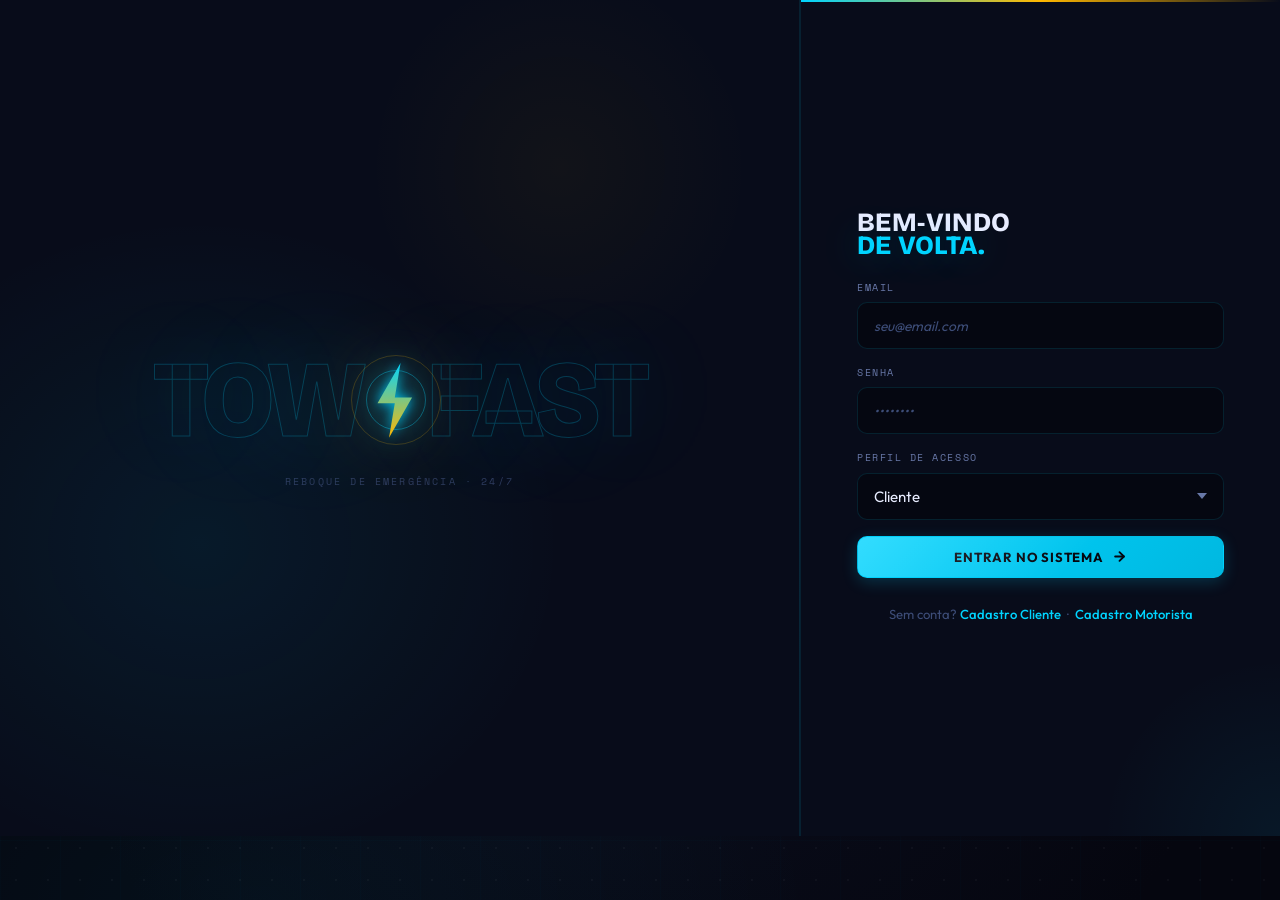
<file: index.html>
<!DOCTYPE html>
<html lang="pt-BR">
<head>
  <meta charset="UTF-8" />
  <meta name="viewport" content="width=device-width, initial-scale=1.0" />
  <title>TowFast — Reboque de Emergência</title>
  <link rel="stylesheet" href="style.css" />
</head>
<body>

  <!-- ══════════════════════════════════════
       TOPBAR
  ══════════════════════════════════════ -->
  <header id="topbar" class="hidden">
    <div class="brand">
      <svg width="18" height="18" viewBox="0 0 24 24" fill="none" stroke="currentColor" stroke-width="3" stroke-linecap="round" stroke-linejoin="round">
        <rect x="1" y="3" width="15" height="13" rx="1"/>
        <path d="M16 8h4l3 6v3h-7V8z"/>
        <circle cx="5.5" cy="18.5" r="2.5"/>
        <circle cx="18.5" cy="18.5" r="2.5"/>
      </svg>
      TowFast
    </div>
    <nav id="nav"></nav>
    <div class="user-area">
      <span id="userInfo"></span>
      <button id="btnLogout" class="btn ghost small">
        <svg width="13" height="13" viewBox="0 0 24 24" fill="none" stroke="currentColor" stroke-width="2.5" stroke-linecap="round" stroke-linejoin="round">
          <path d="M9 21H5a2 2 0 0 1-2-2V5a2 2 0 0 1 2-2h4"/>
          <polyline points="16 17 21 12 16 7"/>
          <line x1="21" y1="12" x2="9" y2="12"/>
        </svg>
        Sair
      </button>
    </div>
  </header>

  <main id="app">

    <!-- ══════════════════════════════════════
         LOGIN
    ══════════════════════════════════════ -->
    <section id="view-login" class="view auth-view">
      <div class="auth-brand-panel" aria-hidden="true">
        <div class="auth-brand-wordmark">TOW<span class="bolt-wrap"><svg class="bolt-svg" viewBox="0 0 40 56" fill="none" xmlns="http://www.w3.org/2000/svg"><polygon points="24,2 8,30 20,30 16,54 32,26 20,26" fill="url(#boltGrad)" stroke="none"/><defs><linearGradient id="boltGrad" x1="20" y1="2" x2="20" y2="54" gradientUnits="userSpaceOnUse"><stop offset="0%" stop-color="#00d4ff"/><stop offset="100%" stop-color="#ffb800"/></linearGradient></defs></svg><span class="bolt-glow-ring"></span><span class="bolt-glow-ring bolt-ring-2"></span></span>FAST</div>
        <div class="auth-brand-sub">Reboque de Emergência · 24/7</div>
      </div>
      <div class="card">
        <h1>Bem‑vindo<br/><span>de volta.</span></h1>

        <form id="formLogin">
          <label>
            Email
            <input type="email" name="email" placeholder="seu@email.com" required />
          </label>
          <label>
            Senha
            <input type="password" name="senha" placeholder="••••••••" required />
          </label>
          <label>
            Perfil de acesso
            <select name="perfil">
              <option value="cliente">Cliente</option>
              <option value="motorista">Motorista</option>
            </select>
          </label>
          <button class="btn primary" type="submit">
            Entrar no sistema
            <svg width="15" height="15" viewBox="0 0 24 24" fill="none" stroke="currentColor" stroke-width="3" stroke-linecap="round" stroke-linejoin="round">
              <path d="M5 12h14"/><path d="m12 5 7 7-7 7"/>
            </svg>
          </button>
        </form>

        <p class="muted">
          Sem conta?
          <a href="#" data-go="view-cadastro-cliente">Cadastro Cliente</a>
          &nbsp;·&nbsp;
          <a href="#" data-go="view-cadastro-motorista">Cadastro Motorista</a>
        </p>
      </div></div>
    </section>

    <!-- ══════════════════════════════════════
         CADASTRO CLIENTE
    ══════════════════════════════════════ -->
    <section id="view-cadastro-cliente" class="view auth-view hidden">
      <div class="card">
        <h1>Criar<br/><span>conta.</span></h1>
        <form id="formCadastroCliente">
          <div class="row">
            <label>Nome <input name="nome" placeholder="João" required /></label>
            <label>Sobrenome <input name="sobrenome" placeholder="Silva" required /></label>
          </div>
          <label>Email <input type="email" name="email" placeholder="seu@email.com" required /></label>
          <div class="row">
            <label>CPF <input name="cpf" placeholder="000.000.000-00" required /></label>
            <label>Telefone <input name="telefone" placeholder="(11) 99999-9999" required /></label>
          </div>
          <label>Senha <input type="password" name="senha" placeholder="Mín. 8 caracteres" required /></label>
          <button class="btn primary" type="submit">
            Criar conta
            <svg width="15" height="15" viewBox="0 0 24 24" fill="none" stroke="currentColor" stroke-width="3" stroke-linecap="round" stroke-linejoin="round"><path d="M5 12h14"/><path d="m12 5 7 7-7 7"/></svg>
          </button>
        </form>
        <p class="muted"><a href="#" data-go="view-login">← Voltar ao login</a></p>
      </div>
    </section>

    <!-- ══════════════════════════════════════
         CADASTRO MOTORISTA
    ══════════════════════════════════════ -->
    <section id="view-cadastro-motorista" class="view auth-view hidden">
      <div class="card">
        <h1>Seja um<br/><span>motorista.</span></h1>
        <form id="formCadastroMotorista">
          <label>Nome completo <input name="nome" placeholder="Nome completo" required /></label>
          <label>Email <input type="email" name="email" placeholder="seu@email.com" required /></label>
          <div class="row">
            <label>Telefone <input name="telefone" placeholder="(11) 99999-9999" required /></label>
            <label>CNH <input name="cnh" placeholder="Número da CNH" required /></label>
          </div>
          <label>Senha <input type="password" name="senha" placeholder="Mín. 8 caracteres" required /></label>
          <button class="btn primary" type="submit">
            Solicitar cadastro
            <svg width="15" height="15" viewBox="0 0 24 24" fill="none" stroke="currentColor" stroke-width="3" stroke-linecap="round" stroke-linejoin="round"><path d="M5 12h14"/><path d="m12 5 7 7-7 7"/></svg>
          </button>
        </form>
        <p class="muted"><a href="#" data-go="view-login">← Voltar ao login</a></p>
      </div>
    </section>

    <!-- ══════════════════════════════════════
         DASHBOARD CLIENTE
    ══════════════════════════════════════ -->
    <section id="view-cliente" class="view hidden">

      <!-- Stat strip -->
      <div class="stat-strip">
        <div class="stat-strip-item">
          <div class="val">24/7</div>
          <div class="lbl">Disponibilidade</div>
        </div>
        <div class="stat-strip-item">
          <div class="val">~12 min</div>
          <div class="lbl">Tempo médio resposta</div>
        </div>
        <div class="stat-strip-item">
          <div class="val">R$ 5/km</div>
          <div class="lbl">Tarifa base</div>
        </div>
        <div class="stat-strip-item">
          <div class="val">SP</div>
          <div class="lbl">Região ativa</div>
        </div>
      </div>

      <div class="grid two">
        <!-- Form card -->
        <div class="card">
          <h2>
            <svg width="15" height="15" viewBox="0 0 24 24" fill="none" stroke="var(--orange)" stroke-width="2.5" stroke-linecap="round" stroke-linejoin="round"><circle cx="12" cy="12" r="3"/><path d="M12 1v4M12 19v4M4.22 4.22l2.83 2.83M16.95 16.95l2.83 2.83M1 12h4M19 12h4M4.22 19.78l2.83-2.83M16.95 7.05l2.83-2.83"/></svg>
            Nova Solicitação
            <span class="label-tag">Cliente</span>
          </h2>
          <form id="formSolicitacao">
            <label>
              Origem
              <input name="origem" id="inputOrigem" placeholder="Rua, número, bairro, cidade…" required />
            </label>
            <label>
              Destino
              <input name="destino" id="inputDestino" placeholder="Rua, número, bairro, cidade…" required />
            </label>
            <div class="row">
              <label>Placa <input name="placa" placeholder="ABC-1234" required /></label>
              <label>Modelo <input name="modelo" placeholder="Honda Civic" required /></label>
            </div>
            <div class="row">
              <label>
                Tipo de Veículo
                <select name="tipoVeiculo">
                  <option>Carro</option>
                  <option>Moto</option>
                  <option>Caminhonete</option>
                </select>
              </label>
              <label>
                Urgência
                <select name="urgencia">
                  <option value="baixa">Baixa</option>
                  <option value="media" selected>Média</option>
                  <option value="alta">Alta — Emergência</option>
                </select>
              </label>
            </div>
            <div class="row" style="margin-top: 4px">
              <button type="button" id="btnTracar" class="btn ghost" style="flex:1">
                <svg width="13" height="13" viewBox="0 0 24 24" fill="none" stroke="currentColor" stroke-width="2.5" stroke-linecap="round" stroke-linejoin="round"><path d="M3 12h18M3 6h18M3 18h18"/></svg>
                Calcular Rota
              </button>
              <button type="submit" class="btn primary" style="flex:2">
                <svg width="13" height="13" viewBox="0 0 24 24" fill="none" stroke="currentColor" stroke-width="2.5" stroke-linecap="round" stroke-linejoin="round"><polygon points="13 2 3 14 12 14 11 22 21 10 12 10 13 2"/></svg>
                Solicitar Reboque
              </button>
            </div>
            <div id="rotaInfo" class="info" style="display:none"></div>
          </form>
        </div>

        <!-- Map card -->
        <div class="card map-card" style="position:relative">
          <div id="mapStatusBar" style="
            position:absolute; top:12px; left:50%; transform:translateX(-50%);
            z-index:10; display:flex; gap:8px; pointer-events:none
          ">
            <span id="mapLiveTag" class="tracking-live" style="display:none">● rastreando motorista</span>
          </div>

          <!-- Painel de tracking estilo Uber -->
          <div id="trackingPanel" class="tracking-panel" style="display:none">
            <div class="tracking-panel-header">
              <div class="tracking-status-dot"></div>
              <span id="trackingStatusLabel" class="tracking-status-text">Motorista a caminho</span>
              <button class="tracking-close-btn" onclick="document.getElementById('trackingPanel').style.display='none'" title="Fechar">✕</button>
            </div>
            <div class="tracking-eta-row">
              <div class="tracking-eta-block">
                <div class="tracking-eta-val" id="trackingEta">—</div>
                <div class="tracking-eta-lbl">minutos</div>
              </div>
              <div class="tracking-divider"></div>
              <div class="tracking-eta-block">
                <div class="tracking-eta-val" id="trackingDist">—</div>
                <div class="tracking-eta-lbl">km restantes</div>
              </div>
              <div class="tracking-divider"></div>
              <div class="tracking-eta-block">
                <div class="tracking-eta-val" id="trackingChegada">—</div>
                <div class="tracking-eta-lbl">previsão</div>
              </div>
            </div>
            <div class="tracking-stepper">
              <div class="tracking-step" id="tStep1">
                <div class="tracking-step-dot active"></div>
                <div class="tracking-step-line"></div>
                <span>Solicitado</span>
              </div>
              <div class="tracking-step" id="tStep2">
                <div class="tracking-step-dot"></div>
                <div class="tracking-step-line"></div>
                <span>Motorista aceito</span>
              </div>
              <div class="tracking-step" id="tStep3">
                <div class="tracking-step-dot"></div>
                <div class="tracking-step-line"></div>
                <span>A caminho</span>
              </div>
              <div class="tracking-step" id="tStep4">
                <div class="tracking-step-dot"></div>
                <div class="tracking-step-line" style="display:none"></div>
                <span>Chegou</span>
              </div>
            </div>
            <div class="tracking-driver-row">
              <div class="tracking-driver-avatar">🚛</div>
              <div class="tracking-driver-info">
                <div class="tracking-driver-name" id="trackingDriverName">Motorista</div>
                <div class="tracking-driver-plate" id="trackingDriverPlate">—</div>
              </div>
              <div class="tracking-driver-rating">
                <svg width="12" height="12" viewBox="0 0 24 24" fill="var(--amber)" stroke="none"><polygon points="12 2 15.09 8.26 22 9.27 17 14.14 18.18 21.02 12 17.77 5.82 21.02 7 14.14 2 9.27 8.91 8.26 12 2"/></svg>
                4.8
              </div>
            </div>
          </div>

          <div id="mapCliente" class="map">MAPA DE ROTAS</div>
        </div>
      </div>

      <!-- My requests -->
      <div class="card">
        <div style="display:flex; align-items:center; justify-content:space-between; margin-bottom:0">
          <h2 style="margin-bottom:0">
            <svg width="15" height="15" viewBox="0 0 24 24" fill="none" stroke="var(--orange)" stroke-width="2.5" stroke-linecap="round" stroke-linejoin="round"><path d="M14 2H6a2 2 0 0 0-2 2v16a2 2 0 0 0 2 2h12a2 2 0 0 0 2-2V8z"/><polyline points="14 2 14 8 20 8"/><line x1="16" y1="13" x2="8" y2="13"/><line x1="16" y1="17" x2="8" y2="17"/><polyline points="10 9 9 9 8 9"/></svg>
            Minhas Solicitações
            <span class="label-tag">Histórico</span>
          </h2>
          <button id="btnRecarregarMinhas" class="btn ghost small">
            <svg width="12" height="12" viewBox="0 0 24 24" fill="none" stroke="currentColor" stroke-width="2.5" stroke-linecap="round" stroke-linejoin="round"><path d="M23 4v6h-6"/><path d="M1 20v-6h6"/><path d="M3.51 9a9 9 0 0 1 14.85-3.36L23 10M1 14l4.64 4.36A9 9 0 0 0 20.49 15"/></svg>
            Atualizar
          </button>
        </div>
        <div id="listaMinhasSolicitacoes" class="lista"></div>
      </div>
    </section>

    <!-- ══════════════════════════════════════
         DASHBOARD MOTORISTA
    ══════════════════════════════════════ -->
    <section id="view-motorista" class="view hidden">
      <div class="grid two">
        <div class="card">
          <div style="display:flex; align-items:center; justify-content:space-between; margin-bottom:0">
            <h2 style="margin-bottom:0">
              <svg width="15" height="15" viewBox="0 0 24 24" fill="none" stroke="var(--orange)" stroke-width="2.5" stroke-linecap="round" stroke-linejoin="round"><circle cx="12" cy="12" r="10"/><polyline points="12 6 12 12 16 14"/></svg>
              Fila de Serviços
              <span class="label-tag">Ao Vivo</span>
            </h2>
            <button id="btnRecarregarAtivas" class="btn ghost small">
              <svg width="12" height="12" viewBox="0 0 24 24" fill="none" stroke="currentColor" stroke-width="2.5" stroke-linecap="round" stroke-linejoin="round"><path d="M23 4v6h-6"/><path d="M1 20v-6h6"/><path d="M3.51 9a9 9 0 0 1 14.85-3.36L23 10M1 14l4.64 4.36A9 9 0 0 0 20.49 15"/></svg>
              Atualizar
            </button>
          </div>
          <div id="listaAtivas" class="lista"></div>
        </div>

        <div class="card map-card">
          <div id="mapMotorista" class="map">RADAR DE OPERAÇÕES</div>
          <div id="solicitacaoSelecionada" class="info" style="border-radius:0; border-left:none; border-right:none; border-bottom:none; display:none"></div>
        </div>
      </div>
    </section>

    <!-- ══════════════════════════════════════
         VEÍCULOS
    ══════════════════════════════════════ -->
    <section id="view-veiculos" class="view hidden">
      <div class="grid two">
        <div class="card">
          <h2>
            <svg width="15" height="15" viewBox="0 0 24 24" fill="none" stroke="var(--orange)" stroke-width="2.5" stroke-linecap="round" stroke-linejoin="round"><rect x="1" y="3" width="15" height="13" rx="1"/><path d="M16 8h4l3 6v3h-7V8z"/><circle cx="5.5" cy="18.5" r="2.5"/><circle cx="18.5" cy="18.5" r="2.5"/></svg>
            Cadastrar Veículo
            <span class="label-tag">Frota</span>
          </h2>
          <form id="formVeiculo">
            <label>Placa <input name="placa" placeholder="ABC-1234" required /></label>
            <label>Modelo <input name="modelo" placeholder="Corolla 2022" required /></label>
            <label>Marca <input name="marca" placeholder="Toyota" required /></label>
            <label>
              Tipo
              <select name="tipoVeiculo">
                <option>Carro</option>
                <option>Moto</option>
                <option>Caminhonete</option>
              </select>
            </label>
            <button class="btn primary" type="submit">Registrar Veículo</button>
          </form>
        </div>

        <div class="card">
          <h2>
            <svg width="15" height="15" viewBox="0 0 24 24" fill="none" stroke="var(--orange)" stroke-width="2.5" stroke-linecap="round" stroke-linejoin="round"><circle cx="11" cy="11" r="8"/><path d="m21 21-4.35-4.35"/></svg>
            Consulta por Placa
            <span class="label-tag">Busca</span>
          </h2>
          <form id="formBuscaVeiculo">
            <label>Placa <input name="placa" placeholder="ABC-1234" required /></label>
            <button class="btn" type="submit">Consultar</button>
          </form>
          <pre id="resultadoVeiculo" class="info"></pre>
        </div>
      </div>
    </section>

    <!-- ══════════════════════════════════════
         FINANCEIRO
    ══════════════════════════════════════ -->
    <section id="view-financeiro" class="view hidden">

      <!-- Header card -->
      <div class="card fin-header-card">
        <div class="fin-header-row">
          <div>
            <h2 style="margin-bottom:4px">
              <svg width="15" height="15" viewBox="0 0 24 24" fill="none" stroke="var(--cyan)" stroke-width="2.5" stroke-linecap="round" stroke-linejoin="round"><line x1="12" y1="1" x2="12" y2="23"/><path d="M17 5H9.5a3.5 3.5 0 0 0 0 7h5a3.5 3.5 0 0 1 0 7H6"/></svg>
              Painel Financeiro
              <span class="label-tag">Relatório</span>
            </h2>
            <p class="fin-subtitle" id="finLastUpdate">Clique em atualizar para carregar os dados</p>
          </div>
          <button id="btnRecarregarFinanceiro" class="btn ghost small fin-refresh-btn">
            <svg class="fin-refresh-icon" width="13" height="13" viewBox="0 0 24 24" fill="none" stroke="currentColor" stroke-width="2.5" stroke-linecap="round" stroke-linejoin="round"><path d="M23 4v6h-6"/><path d="M1 20v-6h6"/><path d="M3.51 9a9 9 0 0 1 14.85-3.36L23 10M1 14l4.64 4.36A9 9 0 0 0 20.49 15"/></svg>
            <span class="fin-refresh-label">Atualizar</span>
          </button>
        </div>

        <!-- Estado: carregando -->
        <div id="finStateLoading" class="fin-state" style="display:none">
          <div class="fin-spinner"></div>
          <span>Buscando dados financeiros…</span>
        </div>

        <!-- Estado: erro -->
        <div id="finStateError" class="fin-state fin-state-error" style="display:none">
          <svg width="18" height="18" viewBox="0 0 24 24" fill="none" stroke="currentColor" stroke-width="2" stroke-linecap="round" stroke-linejoin="round"><circle cx="12" cy="12" r="10"/><line x1="12" y1="8" x2="12" y2="12"/><line x1="12" y1="16" x2="12.01" y2="16"/></svg>
          <span id="finErrorMsg">Erro ao carregar dados</span>
        </div>
      </div>

      <!-- KPI strip -->
      <div id="finKpiStrip" class="fin-kpi-strip" style="display:none">
        <div class="fin-kpi">
          <div class="fin-kpi-icon fin-kpi-icon--green">
            <svg width="16" height="16" viewBox="0 0 24 24" fill="none" stroke="currentColor" stroke-width="2.5" stroke-linecap="round" stroke-linejoin="round"><polyline points="23 6 13.5 15.5 8.5 10.5 1 18"/><polyline points="17 6 23 6 23 12"/></svg>
          </div>
          <div>
            <div class="fin-kpi-val" id="finValorTotal">—</div>
            <div class="fin-kpi-lbl">Receita Total</div>
          </div>
        </div>
        <div class="fin-kpi">
          <div class="fin-kpi-icon fin-kpi-icon--cyan">
            <svg width="16" height="16" viewBox="0 0 24 24" fill="none" stroke="currentColor" stroke-width="2.5" stroke-linecap="round" stroke-linejoin="round"><rect x="2" y="3" width="20" height="14" rx="2"/><path d="M8 21h8M12 17v4"/></svg>
          </div>
          <div>
            <div class="fin-kpi-val" id="finTotalServicos">—</div>
            <div class="fin-kpi-lbl">Serviços Realizados</div>
          </div>
        </div>
        <div class="fin-kpi">
          <div class="fin-kpi-icon fin-kpi-icon--amber">
            <svg width="16" height="16" viewBox="0 0 24 24" fill="none" stroke="currentColor" stroke-width="2.5" stroke-linecap="round" stroke-linejoin="round"><circle cx="12" cy="12" r="10"/><polyline points="12 6 12 12 16 14"/></svg>
          </div>
          <div>
            <div class="fin-kpi-val" id="finTicketMedio">—</div>
            <div class="fin-kpi-lbl">Ticket Médio</div>
          </div>
        </div>
        <div class="fin-kpi">
          <div class="fin-kpi-icon fin-kpi-icon--red">
            <svg width="16" height="16" viewBox="0 0 24 24" fill="none" stroke="currentColor" stroke-width="2.5" stroke-linecap="round" stroke-linejoin="round"><circle cx="12" cy="12" r="10"/><line x1="4.93" y1="4.93" x2="19.07" y2="19.07"/></svg>
          </div>
          <div>
            <div class="fin-kpi-val" id="finCancelamentos">—</div>
            <div class="fin-kpi-lbl">Cancelamentos</div>
          </div>
        </div>
      </div>

      <!-- Tabela de transações -->
      <div id="finTabelaCard" class="card" style="display:none">
        <h2>
          <svg width="14" height="14" viewBox="0 0 24 24" fill="none" stroke="var(--cyan)" stroke-width="2.5" stroke-linecap="round" stroke-linejoin="round"><path d="M14 2H6a2 2 0 0 0-2 2v16a2 2 0 0 0 2 2h12a2 2 0 0 0 2-2V8z"/><polyline points="14 2 14 8 20 8"/></svg>
          Transações
          <span class="label-tag">Detalhado</span>
        </h2>
        <div class="fin-table-wrap">
          <table class="fin-table" id="finTabela">
            <thead>
              <tr>
                <th>#</th>
                <th>Origem → Destino</th>
                <th>Data</th>
                <th>Distância</th>
                <th>Status</th>
                <th class="fin-th-right">Valor</th>
              </tr>
            </thead>
            <tbody id="finTabelaBody"></tbody>
          </table>
          <div id="finTabelaVazia" class="fin-vazio" style="display:none">Nenhuma transação encontrada.</div>
        </div>
      </div>

      <!-- Dados brutos (fallback colapsável) -->
      <div id="finRawCard" class="card" style="display:none">
        <button class="fin-raw-toggle" id="finRawToggle" onclick="document.getElementById('finRawPre').classList.toggle('open')">
          <svg width="12" height="12" viewBox="0 0 24 24" fill="none" stroke="currentColor" stroke-width="2.5" stroke-linecap="round" stroke-linejoin="round"><polyline points="16 18 22 12 16 6"/><polyline points="8 6 2 12 8 18"/></svg>
          Ver JSON bruto
        </button>
        <pre id="finRawPre" class="info fin-raw-pre"></pre>
      </div>

    </section>

  </main>

  <div id="toast" class="toast hidden"></div>

  <script src="app.js"></script>
  <script>
    /* ─── rotaInfo: mostra apenas quando preenchido ─── */
    const _ri = document.getElementById('rotaInfo');
    new MutationObserver(() => {
      _ri.style.display = _ri.textContent.trim() ? 'block' : 'none';
    }).observe(_ri, { childList: true, characterData: true, subtree: true });

    /* ─── solicitacaoSelecionada: idem ─── */
    const _ss = document.getElementById('solicitacaoSelecionada');
    if (_ss) {
      new MutationObserver(() => {
        _ss.style.display = _ss.textContent.trim() ? 'block' : 'none';
      }).observe(_ss, { childList: true, characterData: true, subtree: true });
    }

    /* ─── Google Maps dynamic load ─── */
    (function () {
      if (!window.GOOGLE_MAPS_KEY) return console.warn('Defina GOOGLE_MAPS_KEY no app.js');
      const s = document.createElement('script');
      s.src = `https://maps.googleapis.com/maps/api/js?key=${window.GOOGLE_MAPS_KEY}&libraries=places&callback=initMaps&loading=async`;
      s.async = true;
      document.head.appendChild(s);
    })();
  </script>
</body>
</html>
</file>
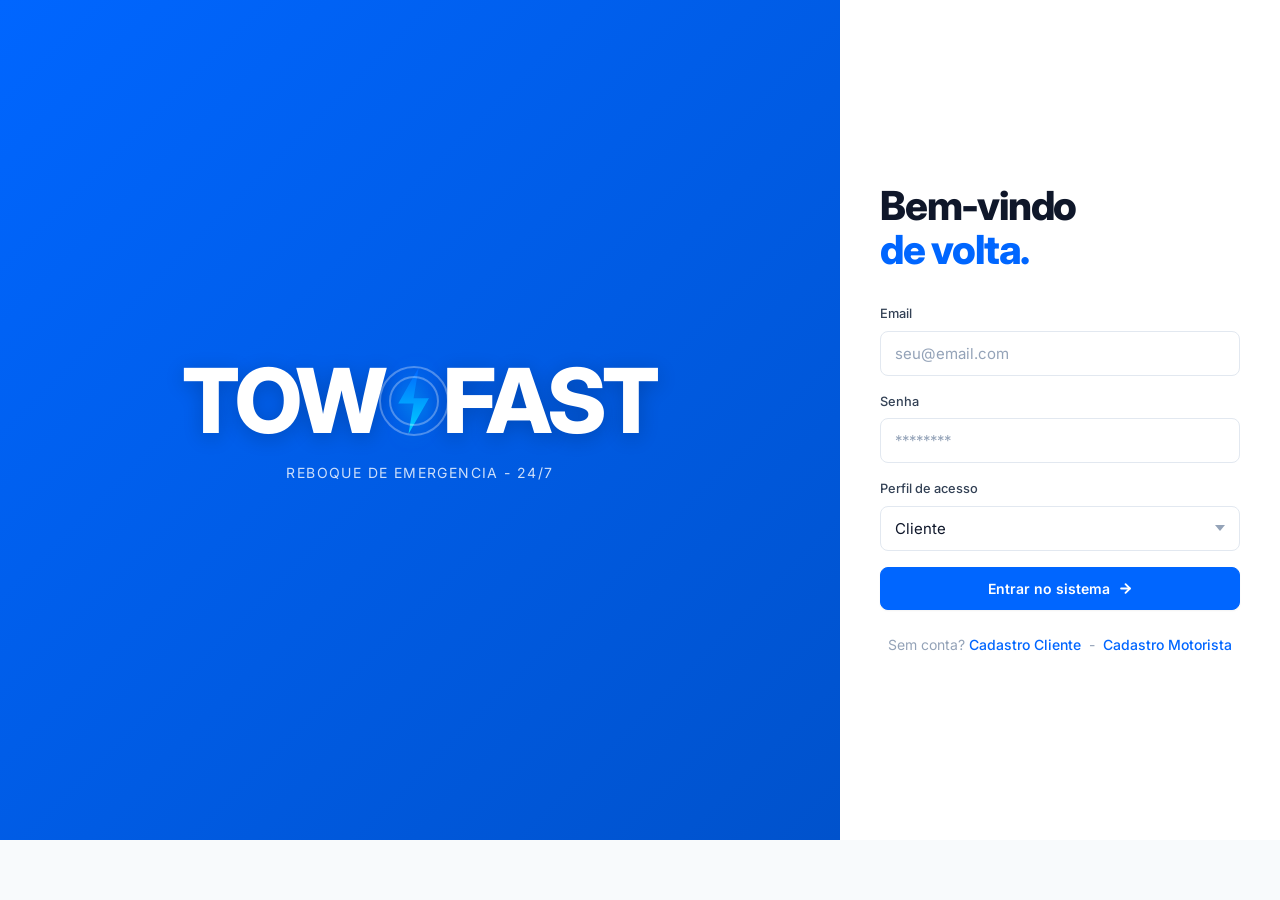
<file: FrontEnd/public/index.html>
<!DOCTYPE html>
<html lang="pt-BR">
<head>
  <meta charset="UTF-8" />
  <meta name="viewport" content="width=device-width, initial-scale=1.0" />
  <title>TowFast — Reboque de Emergencia</title>
  <link rel="stylesheet" href="style.css" />
</head>
<body>

  <!-- TOPBAR -->
  <header id="topbar" class="hidden">
    <div class="brand">
      <svg width="18" height="18" viewBox="0 0 24 24" fill="none" stroke="currentColor" stroke-width="3" stroke-linecap="round" stroke-linejoin="round">
        <rect x="1" y="3" width="15" height="13" rx="1"/>
        <path d="M16 8h4l3 6v3h-7V8z"/>
        <circle cx="5.5" cy="18.5" r="2.5"/>
        <circle cx="18.5" cy="18.5" r="2.5"/>
      </svg>
      TowFast
    </div>
    <nav id="nav"></nav>
    <div class="user-area">
      <span id="userInfo"></span>
      <button id="btnLogout" class="btn ghost small">
        <svg width="13" height="13" viewBox="0 0 24 24" fill="none" stroke="currentColor" stroke-width="2.5" stroke-linecap="round" stroke-linejoin="round">
          <path d="M9 21H5a2 2 0 0 1-2-2V5a2 2 0 0 1 2-2h4"/>
          <polyline points="16 17 21 12 16 7"/>
          <line x1="21" y1="12" x2="9" y2="12"/>
        </svg>
        Sair
      </button>
    </div>
  </header>

  <main id="app">

    <!-- LOGIN -->
    <section id="view-login" class="view auth-view">
      <div class="auth-brand-panel" aria-hidden="true">
        <div class="auth-brand-wordmark">TOW<span class="bolt-wrap"><svg class="bolt-svg" viewBox="0 0 40 56" fill="none" xmlns="http://www.w3.org/2000/svg"><polygon points="24,2 8,30 20,30 16,54 32,26 20,26" fill="url(#boltGrad)" stroke="none"/><defs><linearGradient id="boltGrad" x1="20" y1="2" x2="20" y2="54" gradientUnits="userSpaceOnUse"><stop offset="0%" stop-color="#0066ff"/><stop offset="100%" stop-color="#00d4ff"/></linearGradient></defs></svg><span class="bolt-glow-ring"></span><span class="bolt-glow-ring bolt-ring-2"></span></span>FAST</div>
        <div class="auth-brand-sub">Reboque de Emergencia - 24/7</div>
      </div>
      <div class="card">
        <h1>Bem-vindo<br/><span>de volta.</span></h1>

        <form id="formLogin">
          <label>
            Email
            <input type="email" name="email" placeholder="seu@email.com" required />
          </label>
          <label>
            Senha
            <input type="password" name="senha" placeholder="********" required />
          </label>
          <label>
            Perfil de acesso
            <select name="perfil">
              <option value="cliente">Cliente</option>
              <option value="motorista">Motorista</option>
            </select>
          </label>
          <button class="btn primary" type="submit" id="btnLogin">
            <span class="btn-text">Entrar no sistema</span>
            <span class="btn-loading">Entrando...</span>
            <svg class="btn-icon" width="15" height="15" viewBox="0 0 24 24" fill="none" stroke="currentColor" stroke-width="3" stroke-linecap="round" stroke-linejoin="round">
              <path d="M5 12h14"/><path d="m12 5 7 7-7 7"/>
            </svg>
          </button>
        </form>

        <p class="muted">
          Sem conta?
          <a href="#" data-go="view-cadastro-cliente">Cadastro Cliente</a>
          &nbsp;-&nbsp;
          <a href="#" data-go="view-cadastro-motorista">Cadastro Motorista</a>
        </p>
      </div>
    </section>

    <!-- CADASTRO CLIENTE -->
    <section id="view-cadastro-cliente" class="view auth-view hidden">
      <div class="card">
        <h1>Criar<br/><span>conta.</span></h1>
        <form id="formCadastroCliente">
          <div class="row">
            <label>Nome <input name="nome" placeholder="Joao" required /></label>
            <label>Sobrenome <input name="sobrenome" placeholder="Silva" required /></label>
          </div>
          <label>Email <input type="email" name="email" placeholder="seu@email.com" required /></label>
          <div class="row">
            <label>CPF <input name="cpf" placeholder="000.000.000-00" required /></label>
            <label>Telefone <input name="telefone" placeholder="(11) 99999-9999" required /></label>
          </div>
          <label>Senha <input type="password" name="senha" placeholder="Min. 8 caracteres" required /></label>
          <button class="btn primary" type="submit">
            <span class="btn-text">Criar conta</span>
            <span class="btn-loading">Criando...</span>
            <svg class="btn-icon" width="15" height="15" viewBox="0 0 24 24" fill="none" stroke="currentColor" stroke-width="3" stroke-linecap="round" stroke-linejoin="round"><path d="M5 12h14"/><path d="m12 5 7 7-7 7"/></svg>
          </button>
        </form>
        <p class="muted"><a href="#" data-go="view-login">Voltar ao login</a></p>
      </div>
    </section>

    <!-- CADASTRO MOTORISTA -->
    <section id="view-cadastro-motorista" class="view auth-view hidden">
      <div class="card">
        <h1>Seja um<br/><span>motorista.</span></h1>
        <form id="formCadastroMotorista">
          <label>Nome completo <input name="nome" placeholder="Nome completo" required /></label>
          <label>Email <input type="email" name="email" placeholder="seu@email.com" required /></label>
          <div class="row">
            <label>Telefone <input name="telefone" placeholder="(11) 99999-9999" required /></label>
            <label>CNH <input name="cnh" placeholder="Numero da CNH" required /></label>
          </div>
          <label>Senha <input type="password" name="senha" placeholder="Min. 8 caracteres" required /></label>
          <button class="btn primary" type="submit">
            <span class="btn-text">Solicitar cadastro</span>
            <span class="btn-loading">Enviando...</span>
            <svg class="btn-icon" width="15" height="15" viewBox="0 0 24 24" fill="none" stroke="currentColor" stroke-width="3" stroke-linecap="round" stroke-linejoin="round"><path d="M5 12h14"/><path d="m12 5 7 7-7 7"/></svg>
          </button>
        </form>
        <p class="muted"><a href="#" data-go="view-login">Voltar ao login</a></p>
      </div>
    </section>

    <!-- DASHBOARD CLIENTE -->
    <section id="view-cliente" class="view hidden">

      <!-- Solicitacao Ativa -->
      <div id="solicitacaoAtivaContainer" class="card card-active hidden">
        <div class="card-header">
          <h2>
            <svg width="15" height="15" viewBox="0 0 24 24" fill="none" stroke="currentColor" stroke-width="2.5" stroke-linecap="round" stroke-linejoin="round"><circle cx="12" cy="12" r="10"/><polyline points="12 6 12 12 16 14"/></svg>
            Solicitacao Ativa
            <span class="label-tag live">AO VIVO</span>
          </h2>
        </div>
        
        <!-- Tracking Panel -->
        <div id="trackingPanel" class="tracking-panel">
          <div class="tracking-eta-row">
            <div class="tracking-eta-block">
              <div class="tracking-eta-val" id="trackingEta">--</div>
              <div class="tracking-eta-lbl">minutos</div>
            </div>
            <div class="tracking-divider"></div>
            <div class="tracking-eta-block">
              <div class="tracking-eta-val" id="trackingDist">--</div>
              <div class="tracking-eta-lbl">km restantes</div>
            </div>
            <div class="tracking-divider"></div>
            <div class="tracking-eta-block">
              <div class="tracking-eta-val" id="trackingChegada">--</div>
              <div class="tracking-eta-lbl">previsao</div>
            </div>
          </div>
          
          <div class="tracking-stepper">
            <div class="tracking-step" id="tStep1">
              <div class="tracking-step-dot active"></div>
              <div class="tracking-step-line"></div>
              <span>Solicitado</span>
            </div>
            <div class="tracking-step" id="tStep2">
              <div class="tracking-step-dot"></div>
              <div class="tracking-step-line"></div>
              <span>Aceito</span>
            </div>
            <div class="tracking-step" id="tStep3">
              <div class="tracking-step-dot"></div>
              <div class="tracking-step-line"></div>
              <span>A caminho</span>
            </div>
            <div class="tracking-step" id="tStep4">
              <div class="tracking-step-dot"></div>
              <span>Chegou</span>
            </div>
          </div>
          
          <div class="tracking-driver-row">
            <div class="tracking-driver-avatar">
              <svg width="24" height="24" viewBox="0 0 24 24" fill="none" stroke="currentColor" stroke-width="2"><rect x="1" y="3" width="15" height="13" rx="1"/><path d="M16 8h4l3 6v3h-7V8z"/><circle cx="5.5" cy="18.5" r="2.5"/><circle cx="18.5" cy="18.5" r="2.5"/></svg>
            </div>
            <div class="tracking-driver-info">
              <div class="tracking-driver-name" id="trackingDriverName">Aguardando motorista...</div>
              <div class="tracking-driver-plate" id="trackingDriverPlate">--</div>
            </div>
            <div class="tracking-driver-rating">
              <svg width="14" height="14" viewBox="0 0 24 24" fill="currentColor" stroke="none"><polygon points="12 2 15.09 8.26 22 9.27 17 14.14 18.18 21.02 12 17.77 5.82 21.02 7 14.14 2 9.27 8.91 8.26 12 2"/></svg>
              <span id="trackingDriverRating">--</span>
            </div>
          </div>
          
          <div id="solicitacaoAtivaInfo" class="tracking-info-row"></div>
          
          <div class="tracking-actions">
            <button id="btnCancelarAtiva" class="btn danger">
              <span class="btn-text">Cancelar Solicitacao</span>
              <span class="btn-loading">Cancelando...</span>
            </button>
          </div>
        </div>
        
        <!-- Mapa da solicitacao ativa -->
        <div id="mapClienteAtivo" class="map">
          <div class="map-placeholder">
            <svg width="48" height="48" viewBox="0 0 24 24" fill="none" stroke="currentColor" stroke-width="1.5"><path d="M21 10c0 7-9 13-9 13s-9-6-9-13a9 9 0 0 1 18 0z"/><circle cx="12" cy="10" r="3"/></svg>
            <span>Carregando mapa...</span>
          </div>
        </div>
      </div>

      <!-- Nova Solicitacao -->
      <div class="grid two">
        <div class="card">
          <h2>
            <svg width="15" height="15" viewBox="0 0 24 24" fill="none" stroke="currentColor" stroke-width="2.5" stroke-linecap="round" stroke-linejoin="round"><circle cx="12" cy="12" r="3"/><path d="M12 1v4M12 19v4M4.22 4.22l2.83 2.83M16.95 16.95l2.83 2.83M1 12h4M19 12h4M4.22 19.78l2.83-2.83M16.95 7.05l2.83-2.83"/></svg>
            Nova Solicitacao
          </h2>
          <form id="formSolicitacao">
            <label>
              Origem
              <input name="origem" id="inputOrigem" placeholder="Rua, numero, bairro, cidade..." required />
            </label>
            <label>
              Destino
              <input name="destino" id="inputDestino" placeholder="Rua, numero, bairro, cidade..." required />
            </label>
            <div class="row">
              <label>Placa <input name="placa" placeholder="ABC-1234" required /></label>
              <label>Modelo <input name="modelo" placeholder="Honda Civic" required /></label>
            </div>
            <div class="row">
              <label>
                Tipo de Veiculo
                <select name="tipoVeiculo">
                  <option>Carro</option>
                  <option>Moto</option>
                  <option>Caminhonete</option>
                </select>
              </label>
              <label>
                Urgencia
                <select name="urgencia">
                  <option value="baixa">Baixa</option>
                  <option value="media" selected>Media</option>
                  <option value="alta">Alta - Emergencia</option>
                </select>
              </label>
            </div>
            <div class="row" style="margin-top: 8px">
              <button type="button" id="btnTracar" class="btn secondary">
                <svg width="13" height="13" viewBox="0 0 24 24" fill="none" stroke="currentColor" stroke-width="2.5" stroke-linecap="round" stroke-linejoin="round"><path d="M21 10c0 7-9 13-9 13s-9-6-9-13a9 9 0 0 1 18 0z"/><circle cx="12" cy="10" r="3"/></svg>
                <span class="btn-text">Calcular Rota</span>
                <span class="btn-loading">Calculando...</span>
              </button>
              <button type="submit" class="btn primary" style="flex:2" id="btnSolicitar">
                <svg width="13" height="13" viewBox="0 0 24 24" fill="none" stroke="currentColor" stroke-width="2.5" stroke-linecap="round" stroke-linejoin="round"><polygon points="13 2 3 14 12 14 11 22 21 10 12 10 13 2"/></svg>
                <span class="btn-text">Solicitar Reboque</span>
                <span class="btn-loading">Solicitando...</span>
              </button>
            </div>
            <div id="rotaInfo" class="info" style="display:none"></div>
          </form>
        </div>

        <!-- Map card -->
        <div class="card map-card">
          <div id="mapCliente" class="map">
            <div class="map-placeholder">
              <svg width="48" height="48" viewBox="0 0 24 24" fill="none" stroke="currentColor" stroke-width="1.5"><path d="M21 10c0 7-9 13-9 13s-9-6-9-13a9 9 0 0 1 18 0z"/><circle cx="12" cy="10" r="3"/></svg>
              <span>Mapa de Rotas</span>
            </div>
          </div>
        </div>
      </div>

      <!-- Historico -->
      <div class="card">
        <div class="card-header">
          <h2>
            <svg width="15" height="15" viewBox="0 0 24 24" fill="none" stroke="currentColor" stroke-width="2.5" stroke-linecap="round" stroke-linejoin="round"><path d="M14 2H6a2 2 0 0 0-2 2v16a2 2 0 0 0 2 2h12a2 2 0 0 0 2-2V8z"/><polyline points="14 2 14 8 20 8"/><line x1="16" y1="13" x2="8" y2="13"/><line x1="16" y1="17" x2="8" y2="17"/></svg>
            Historico de Solicitacoes
          </h2>
          <button id="btnRecarregarMinhas" class="btn ghost small">
            <svg width="12" height="12" viewBox="0 0 24 24" fill="none" stroke="currentColor" stroke-width="2.5" stroke-linecap="round" stroke-linejoin="round"><path d="M23 4v6h-6"/><path d="M1 20v-6h6"/><path d="M3.51 9a9 9 0 0 1 14.85-3.36L23 10M1 14l4.64 4.36A9 9 0 0 0 20.49 15"/></svg>
            <span class="btn-text">Atualizar</span>
            <span class="btn-loading">...</span>
          </button>
        </div>
        <div id="listaMinhasSolicitacoes" class="lista"></div>
      </div>
    </section>

    <!-- DASHBOARD MOTORISTA -->
    <section id="view-motorista" class="view hidden">
      
      <!-- Atendimento Ativo -->
      <div id="atendimentoAtivoContainer" class="card card-active hidden">
        <div class="card-header">
          <h2>
            <svg width="15" height="15" viewBox="0 0 24 24" fill="none" stroke="currentColor" stroke-width="2.5" stroke-linecap="round" stroke-linejoin="round"><circle cx="12" cy="12" r="10"/><polyline points="12 6 12 12 16 14"/></svg>
            Atendimento em Andamento
            <span class="label-tag live">RASTREANDO</span>
          </h2>
        </div>
        
        <div class="atendimento-info">
          <div class="atendimento-eta-row">
            <div class="atendimento-eta-block">
              <div class="atendimento-eta-val" id="motoristaEta">--</div>
              <div class="atendimento-eta-lbl">minutos</div>
            </div>
            <div class="atendimento-divider"></div>
            <div class="atendimento-eta-block">
              <div class="atendimento-eta-val" id="motoristaDist">--</div>
              <div class="atendimento-eta-lbl">km</div>
            </div>
          </div>
          
          <div id="atendimentoDetalhes" class="atendimento-detalhes"></div>
          
          <div class="atendimento-actions">
            <button id="btnCheguei" class="btn primary">
              <svg width="15" height="15" viewBox="0 0 24 24" fill="none" stroke="currentColor" stroke-width="2.5"><path d="M22 11.08V12a10 10 0 1 1-5.93-9.14"/><polyline points="22 4 12 14.01 9 11.01"/></svg>
              <span class="btn-text">Cheguei no Local</span>
              <span class="btn-loading">Registrando...</span>
            </button>
          </div>
        </div>
        
        <div id="mapMotoristaAtivo" class="map">
          <div class="map-placeholder">
            <svg width="48" height="48" viewBox="0 0 24 24" fill="none" stroke="currentColor" stroke-width="1.5"><path d="M21 10c0 7-9 13-9 13s-9-6-9-13a9 9 0 0 1 18 0z"/><circle cx="12" cy="10" r="3"/></svg>
            <span>Carregando rota...</span>
          </div>
        </div>
      </div>
      
      <div class="grid two">
        <div class="card">
          <div class="card-header">
            <h2>
              <svg width="15" height="15" viewBox="0 0 24 24" fill="none" stroke="currentColor" stroke-width="2.5" stroke-linecap="round" stroke-linejoin="round"><circle cx="12" cy="12" r="10"/><polyline points="12 6 12 12 16 14"/></svg>
              Fila de Servicos
              <span class="label-tag">Disponiveis</span>
            </h2>
            <button id="btnRecarregarAtivas" class="btn ghost small">
              <svg width="12" height="12" viewBox="0 0 24 24" fill="none" stroke="currentColor" stroke-width="2.5" stroke-linecap="round" stroke-linejoin="round"><path d="M23 4v6h-6"/><path d="M1 20v-6h6"/><path d="M3.51 9a9 9 0 0 1 14.85-3.36L23 10M1 14l4.64 4.36A9 9 0 0 0 20.49 15"/></svg>
              <span class="btn-text">Atualizar</span>
              <span class="btn-loading">...</span>
            </button>
          </div>
          <div id="listaAtivas" class="lista"></div>
        </div>

        <div class="card map-card">
          <div id="mapMotorista" class="map">
            <div class="map-placeholder">
              <svg width="48" height="48" viewBox="0 0 24 24" fill="none" stroke="currentColor" stroke-width="1.5"><path d="M21 10c0 7-9 13-9 13s-9-6-9-13a9 9 0 0 1 18 0z"/><circle cx="12" cy="10" r="3"/></svg>
              <span>Radar de Operacoes</span>
            </div>
          </div>
        </div>
      </div>
    </section>

    <!-- VEICULOS -->
    <section id="view-veiculos" class="view hidden">
      <div class="grid two">
        <div class="card">
          <h2>
            <svg width="15" height="15" viewBox="0 0 24 24" fill="none" stroke="currentColor" stroke-width="2.5" stroke-linecap="round" stroke-linejoin="round"><rect x="1" y="3" width="15" height="13" rx="1"/><path d="M16 8h4l3 6v3h-7V8z"/><circle cx="5.5" cy="18.5" r="2.5"/><circle cx="18.5" cy="18.5" r="2.5"/></svg>
            Cadastrar Veiculo
          </h2>
          <form id="formVeiculo">
            <label>Placa <input name="placa" placeholder="ABC-1234" required /></label>
            <label>Modelo <input name="modelo" placeholder="Corolla 2022" required /></label>
            <label>Marca <input name="marca" placeholder="Toyota" required /></label>
            <label>
              Tipo
              <select name="tipoVeiculo">
                <option>Carro</option>
                <option>Moto</option>
                <option>Caminhonete</option>
              </select>
            </label>
            <button class="btn primary" type="submit">
              <span class="btn-text">Registrar Veiculo</span>
              <span class="btn-loading">Registrando...</span>
            </button>
          </form>
        </div>

        <div class="card">
          <h2>
            <svg width="15" height="15" viewBox="0 0 24 24" fill="none" stroke="currentColor" stroke-width="2.5" stroke-linecap="round" stroke-linejoin="round"><circle cx="11" cy="11" r="8"/><path d="m21 21-4.35-4.35"/></svg>
            Consulta por Placa
          </h2>
          <form id="formBuscaVeiculo">
            <label>Placa <input name="placa" placeholder="ABC-1234" required /></label>
            <button class="btn secondary" type="submit">
              <span class="btn-text">Consultar</span>
              <span class="btn-loading">Buscando...</span>
            </button>
          </form>
          <pre id="resultadoVeiculo" class="info"></pre>
        </div>
      </div>
    </section>

    <!-- FINANCEIRO -->
    <section id="view-financeiro" class="view hidden">
      <div class="card">
        <div class="card-header">
          <div>
            <h2>
              <svg width="15" height="15" viewBox="0 0 24 24" fill="none" stroke="currentColor" stroke-width="2.5" stroke-linecap="round" stroke-linejoin="round"><line x1="12" y1="1" x2="12" y2="23"/><path d="M17 5H9.5a3.5 3.5 0 0 0 0 7h5a3.5 3.5 0 0 1 0 7H6"/></svg>
              Painel Financeiro
            </h2>
            <p class="fin-subtitle" id="finLastUpdate">Clique em atualizar para carregar os dados</p>
          </div>
          <button id="btnRecarregarFinanceiro" class="btn ghost small">
            <svg class="btn-icon-spin" width="13" height="13" viewBox="0 0 24 24" fill="none" stroke="currentColor" stroke-width="2.5" stroke-linecap="round" stroke-linejoin="round"><path d="M23 4v6h-6"/><path d="M1 20v-6h6"/><path d="M3.51 9a9 9 0 0 1 14.85-3.36L23 10M1 14l4.64 4.36A9 9 0 0 0 20.49 15"/></svg>
            <span class="btn-text">Atualizar</span>
            <span class="btn-loading">Carregando...</span>
          </button>
        </div>

        <div id="finStateLoading" class="fin-state" style="display:none">
          <div class="spinner"></div>
          <span>Buscando dados financeiros...</span>
        </div>

        <div id="finStateError" class="fin-state fin-state-error" style="display:none">
          <svg width="18" height="18" viewBox="0 0 24 24" fill="none" stroke="currentColor" stroke-width="2" stroke-linecap="round" stroke-linejoin="round"><circle cx="12" cy="12" r="10"/><line x1="12" y1="8" x2="12" y2="12"/><line x1="12" y1="16" x2="12.01" y2="16"/></svg>
          <span id="finErrorMsg">Erro ao carregar dados</span>
        </div>
      </div>

      <div id="finKpiStrip" class="fin-kpi-strip" style="display:none">
        <div class="fin-kpi">
          <div class="fin-kpi-icon fin-kpi-icon--green">
            <svg width="16" height="16" viewBox="0 0 24 24" fill="none" stroke="currentColor" stroke-width="2.5"><polyline points="23 6 13.5 15.5 8.5 10.5 1 18"/><polyline points="17 6 23 6 23 12"/></svg>
          </div>
          <div>
            <div class="fin-kpi-val" id="finValorTotal">--</div>
            <div class="fin-kpi-lbl">Receita Total</div>
          </div>
        </div>
        <div class="fin-kpi">
          <div class="fin-kpi-icon fin-kpi-icon--blue">
            <svg width="16" height="16" viewBox="0 0 24 24" fill="none" stroke="currentColor" stroke-width="2.5"><rect x="2" y="3" width="20" height="14" rx="2"/><path d="M8 21h8M12 17v4"/></svg>
          </div>
          <div>
            <div class="fin-kpi-val" id="finTotalServicos">--</div>
            <div class="fin-kpi-lbl">Servicos Realizados</div>
          </div>
        </div>
        <div class="fin-kpi">
          <div class="fin-kpi-icon fin-kpi-icon--amber">
            <svg width="16" height="16" viewBox="0 0 24 24" fill="none" stroke="currentColor" stroke-width="2.5"><circle cx="12" cy="12" r="10"/><polyline points="12 6 12 12 16 14"/></svg>
          </div>
          <div>
            <div class="fin-kpi-val" id="finTicketMedio">--</div>
            <div class="fin-kpi-lbl">Ticket Medio</div>
          </div>
        </div>
        <div class="fin-kpi">
          <div class="fin-kpi-icon fin-kpi-icon--red">
            <svg width="16" height="16" viewBox="0 0 24 24" fill="none" stroke="currentColor" stroke-width="2.5"><circle cx="12" cy="12" r="10"/><line x1="4.93" y1="4.93" x2="19.07" y2="19.07"/></svg>
          </div>
          <div>
            <div class="fin-kpi-val" id="finCancelamentos">--</div>
            <div class="fin-kpi-lbl">Cancelamentos</div>
          </div>
        </div>
      </div>

      <div id="finTabelaCard" class="card" style="display:none">
        <h2>
          <svg width="14" height="14" viewBox="0 0 24 24" fill="none" stroke="currentColor" stroke-width="2.5"><path d="M14 2H6a2 2 0 0 0-2 2v16a2 2 0 0 0 2 2h12a2 2 0 0 0 2-2V8z"/><polyline points="14 2 14 8 20 8"/></svg>
          Transacoes
        </h2>
        <div class="fin-table-wrap">
          <table class="fin-table" id="finTabela">
            <thead>
              <tr>
                <th>#</th>
                <th>Origem - Destino</th>
                <th>Data</th>
                <th>Distancia</th>
                <th>Status</th>
                <th class="fin-th-right">Valor</th>
              </tr>
            </thead>
            <tbody id="finTabelaBody"></tbody>
          </table>
          <div id="finTabelaVazia" class="fin-vazio" style="display:none">Nenhuma transacao encontrada.</div>
        </div>
      </div>
    </section>

  </main>

  <div id="toast" class="toast hidden"></div>

  <script src="app.js"></script>
  <script>
    const _ri = document.getElementById('rotaInfo');
    if (_ri) {
      new MutationObserver(() => {
        _ri.style.display = _ri.textContent.trim() ? 'block' : 'none';
      }).observe(_ri, { childList: true, characterData: true, subtree: true });
    }

    (function () {
      if (!window.GOOGLE_MAPS_KEY) return console.warn('Defina GOOGLE_MAPS_KEY no app.js');
      const s = document.createElement('script');
      s.src = `https://maps.googleapis.com/maps/api/js?key=${window.GOOGLE_MAPS_KEY}&libraries=places&callback=initMaps&loading=async`;
      s.async = true;
      document.head.appendChild(s);
    })();
  </script>
</body>
</html>
</file>
<file: style.css>
@import url('https://fonts.googleapis.com/css2?family=Outfit:wght@300;400;500;600;700;800;900&family=Space+Mono:ital,wght@0,400;0,700;1,400&family=Bricolage+Grotesque:opsz,wght@12..96,400;12..96,500;12..96,700;12..96,800&display=swap');

/* ═══════════════════════════════════════════════════════════════
   DESIGN SYSTEM — TowFast · Emergency Ops
   Direction: Deep Space / Luxury Industrial / Electric Noir
   ══════════════════════════════════════════════════════════════ */
:root {
  /* ── Core Palette — Midnight Navy ── */
  --ink:      #05060f;
  --ink-2:    #080c1a;
  --ink-3:    #0d1225;
  --ink-4:    #121830;
  --ink-5:    #182039;
  --mesh:     #1c2640;
  --mesh-2:   #263355;
  --mesh-3:   #304070;

  /* ── Electric Cyan — primary accent ── */
  --cyan:        #00d4ff;
  --cyan-2:      #00b8e0;
  --cyan-3:      #40e0ff;
  --cyan-glow:   #00d4ff28;
  --cyan-dim:    #00d4ff14;
  --cyan-mid:    #00d4ff40;

  /* ── Acid Amber — secondary energy ── */
  --amber:       #ffb800;
  --amber-2:     #e0a200;
  --amber-3:     #ffc733;
  --amber-dim:   #ffb80018;
  --amber-glow:  #ffb80030;

  /* ── Status Colors ── */
  --red:       #ff3366;
  --red-dim:   #ff336618;
  --green:     #00ff9d;
  --green-dim: #00ff9d14;
  --blue:      #4d79ff;
  --blue-dim:  #4d79ff14;

  /* ── Text ── */
  --white:     #e8ecff;
  --white-2:   #a8b4d8;
  --white-3:   #6878a8;
  --white-4:   #3d4d78;

  /* ── Typography ── */
  --font-head: 'Bricolage Grotesque', sans-serif;
  --font-body: 'Outfit', sans-serif;
  --font-mono: 'Space Mono', monospace;

  /* ── Geometry ── */
  --r:    10px;
  --r-sm: 6px;
  --r-lg: 16px;
  --r-xl: 22px;

  /* ── Motion ── */
  --ease:   cubic-bezier(0.16, 1, 0.3, 1);
  --ease-2: cubic-bezier(0.34, 1.56, 0.64, 1);
  --fast:   0.14s;
  --mid:    0.28s;
  --slow:   0.5s;

  /* ── Effects ── */
  --shadow-sm: 0 2px 12px rgba(0,0,20,0.5);
  --shadow-md: 0 6px 30px rgba(0,0,20,0.6);
  --shadow-lg: 0 16px 60px rgba(0,0,20,0.7);
  --shadow-cyan: 0 8px 40px rgba(0,212,255,0.2);
  --glow-cyan: 0 0 0 1px rgba(0,212,255,0.25), 0 0 30px rgba(0,212,255,0.12);
}

/* ──────────────────────────────────────────────────
   RESET
────────────────────────────────────────────────── */
*, *::before, *::after {
  box-sizing: border-box;
  margin: 0;
  padding: 0;
}
html { scroll-behavior: smooth; }

/* ──────────────────────────────────────────────────
   BODY — Deep space atmosphere
────────────────────────────────────────────────── */
body {
  font-family: var(--font-body);
  background: var(--ink);
  color: var(--white);
  min-height: 100vh;
  font-size: 15px;
  line-height: 1.6;
  overflow-x: hidden;
  background-image:
    radial-gradient(ellipse 80% 60% at 20% 100%, rgba(0,212,255,0.05) 0%, transparent 55%),
    radial-gradient(ellipse 60% 40% at 85% 5%, rgba(255,184,0,0.04) 0%, transparent 55%),
    radial-gradient(ellipse 50% 80% at 50% 50%, rgba(13,18,37,0.8) 0%, transparent 100%);
}

/* Fine star-field overlay */
body::before {
  content: '';
  position: fixed;
  inset: 0;
  background-image: radial-gradient(circle, rgba(255,255,255,0.035) 1px, transparent 1px);
  background-size: 32px 32px;
  pointer-events: none;
  z-index: 0;
}

/* Diagonal grid accent */
body::after {
  content: '';
  position: fixed;
  inset: 0;
  background-image:
    linear-gradient(rgba(0,212,255,0.015) 1px, transparent 1px),
    linear-gradient(90deg, rgba(0,212,255,0.015) 1px, transparent 1px);
  background-size: 60px 60px;
  pointer-events: none;
  z-index: 0;
}

.hidden { display: none !important; }

/* ══════════════════════════════════════════════════
   TOPBAR
══════════════════════════════════════════════════ */
#topbar {
  display: flex;
  align-items: center;
  height: 64px;
  background: rgba(5,6,15,0.95);
  backdrop-filter: blur(20px);
  -webkit-backdrop-filter: blur(20px);
  border-bottom: 1px solid rgba(0,212,255,0.12);
  position: sticky;
  top: 0;
  z-index: 200;
  box-shadow: 0 1px 0 rgba(0,212,255,0.1), 0 8px 32px rgba(0,0,20,0.6);
}

/* Brand */
.brand {
  font-family: var(--font-head);
  font-weight: 800;
  font-size: 1.15rem;
  letter-spacing: 0.08em;
  text-transform: uppercase;
  color: var(--ink);
  background: linear-gradient(135deg, var(--cyan) 0%, var(--cyan-3) 100%);
  padding: 0 36px 0 22px;
  height: 100%;
  display: flex;
  align-items: center;
  gap: 10px;
  white-space: nowrap;
  position: relative;
  clip-path: polygon(0 0, calc(100% - 18px) 0, 100% 100%, 0 100%);
  transition: filter var(--fast) var(--ease);
  box-shadow: 4px 0 20px rgba(0,212,255,0.25);
}
.brand:hover { filter: brightness(1.1); }
.brand svg { flex-shrink: 0; }

/* Live indicator */
#topbar::after {
  content: '⬡ SYS:LIVE';
  font-family: var(--font-mono);
  font-size: 0.55rem;
  font-weight: 700;
  letter-spacing: 0.2em;
  color: var(--green);
  padding: 0 20px;
  animation: blink 2.8s ease-in-out infinite;
  text-shadow: 0 0 10px rgba(0,255,157,0.5);
}
@keyframes blink {
  0%, 100% { opacity: 1; }
  50%       { opacity: 0.2; }
}

/* ── Nav ── */
#nav {
  display: flex;
  gap: 0;
  flex: 1;
  height: 100%;
  padding-left: 8px;
}

#nav button {
  font-family: var(--font-body);
  font-weight: 600;
  font-size: 0.8rem;
  letter-spacing: 0.06em;
  text-transform: uppercase;
  background: transparent;
  color: var(--white-3);
  border: none;
  padding: 0 20px;
  height: 100%;
  cursor: pointer;
  transition: all var(--fast) var(--ease);
  position: relative;
}
#nav button::after {
  content: '';
  position: absolute;
  bottom: 0; left: 12px; right: 12px;
  height: 2px;
  background: linear-gradient(90deg, var(--cyan), var(--cyan-3));
  border-radius: 2px 2px 0 0;
  transform: scaleX(0);
  transition: transform var(--mid) var(--ease-2);
  transform-origin: center;
  box-shadow: 0 0 8px rgba(0,212,255,0.6);
}
#nav button:hover {
  color: var(--white);
  background: rgba(0,212,255,0.04);
}
#nav button:hover::after { transform: scaleX(0.5); }
#nav button.active {
  color: var(--cyan);
  text-shadow: 0 0 20px rgba(0,212,255,0.4);
}
#nav button.active::after { transform: scaleX(1); }

/* ── User area ── */
.user-area {
  display: flex;
  align-items: center;
  gap: 0;
  margin-left: auto;
  height: 100%;
  border-left: 1px solid rgba(0,212,255,0.1);
  padding-left: 0;
}
#userInfo {
  font-family: var(--font-mono);
  font-size: 0.6rem;
  letter-spacing: 0.12em;
  text-transform: uppercase;
  color: var(--white-4);
  padding: 0 20px;
}

/* ══════════════════════════════════════════════════
   MAIN
══════════════════════════════════════════════════ */
#app {
  padding: 32px 32px 72px;
  max-width: 1640px;
  margin: 0 auto;
  position: relative;
  z-index: 1;
}

.view { display: block; }

/* ══════════════════════════════════════════════════
   AUTH — Cinematic split layout
══════════════════════════════════════════════════ */
.auth-view {
  min-height: calc(100vh - 64px);
  display: grid;
  grid-template-columns: 1fr 480px;
  align-items: stretch;
  gap: 0;
  margin: -32px;
}

/* Left panel — real element replacing ::before */
.auth-brand-panel {
  display: flex;
  flex-direction: column;
  align-items: center;
  justify-content: center;
  background:
    radial-gradient(ellipse 70% 60% at 25% 65%, rgba(0,212,255,0.07) 0%, transparent 65%),
    radial-gradient(ellipse 40% 40% at 70% 20%, rgba(255,184,0,0.04) 0%, transparent 60%),
    var(--ink-2);
  border-right: 1px solid rgba(0,212,255,0.1);
  padding: 48px;
  overflow: hidden;
  gap: 20px;
}

.auth-brand-wordmark {
  font-family: var(--font-head);
  font-weight: 900;
  font-size: clamp(3.6rem, 8.5vw, 8rem);
  line-height: 1;
  letter-spacing: -0.04em;
  color: transparent;
  -webkit-text-stroke: 1px rgba(0,212,255,0.22);
  display: flex;
  align-items: center;
  gap: 0;
  text-shadow:
    0 0 100px rgba(0,212,255,0.14),
    0 0 250px rgba(0,212,255,0.07);
}

.auth-brand-sub {
  font-family: var(--font-mono);
  font-size: 0.62rem;
  letter-spacing: 0.22em;
  text-transform: uppercase;
  color: var(--white-4);
  opacity: 0.7;
}

/* ── Lightning bolt ── */
.bolt-wrap {
  position: relative;
  display: inline-flex;
  align-items: center;
  justify-content: center;
  margin: 0 4px;
}

.bolt-svg {
  width: clamp(2rem, 4.5vw, 4.2rem);
  height: auto;
  position: relative;
  z-index: 2;
  filter:
    drop-shadow(0 0 6px rgba(0,212,255,0.9))
    drop-shadow(0 0 18px rgba(0,212,255,0.6))
    drop-shadow(0 0 40px rgba(255,184,0,0.4));
  animation: boltPulse 2.4s ease-in-out infinite;
}

@keyframes boltPulse {
  0%, 100% {
    filter:
      drop-shadow(0 0 6px rgba(0,212,255,0.9))
      drop-shadow(0 0 18px rgba(0,212,255,0.6))
      drop-shadow(0 0 40px rgba(255,184,0,0.35));
    opacity: 1;
  }
  30% {
    filter:
      drop-shadow(0 0 2px rgba(0,212,255,0.4))
      drop-shadow(0 0 8px rgba(0,212,255,0.2))
      drop-shadow(0 0 16px rgba(255,184,0,0.15));
    opacity: 0.65;
  }
  32% {
    filter:
      drop-shadow(0 0 12px rgba(0,212,255,1))
      drop-shadow(0 0 35px rgba(0,212,255,0.8))
      drop-shadow(0 0 80px rgba(255,184,0,0.6));
    opacity: 1;
  }
  65% {
    filter:
      drop-shadow(0 0 4px rgba(0,212,255,0.5))
      drop-shadow(0 0 14px rgba(0,212,255,0.3))
      drop-shadow(0 0 28px rgba(255,184,0,0.2));
    opacity: 0.75;
  }
  67% {
    filter:
      drop-shadow(0 0 10px rgba(255,184,0,0.9))
      drop-shadow(0 0 28px rgba(255,184,0,0.7))
      drop-shadow(0 0 60px rgba(0,212,255,0.5));
    opacity: 1;
  }
}

/* Radial glow rings */
.bolt-glow-ring {
  position: absolute;
  border-radius: 50%;
  border: 1px solid rgba(0,212,255,0.35);
  animation: ringExpand 2.4s ease-out infinite;
  pointer-events: none;
}
.bolt-glow-ring {
  width: 60px; height: 60px;
  margin-left: 2px;
}
.bolt-ring-2 {
  width: 90px; height: 90px;
  border-color: rgba(255,184,0,0.2);
  animation-delay: 0.3s;
  animation-duration: 2.4s;
}

@keyframes ringExpand {
  0%   { transform: scale(0.6); opacity: 0.7; }
  100% { transform: scale(1.8); opacity: 0; }
}

@media (max-width: 900px) {
  .auth-brand-panel { display: none; }
}

.auth-view .card {
  border-radius: 0;
  border: none;
  background: var(--ink-2);
  padding: 72px 56px;
  margin: 0;
  min-height: calc(100vh - 64px);
  display: flex;
  flex-direction: column;
  justify-content: center;
  position: relative;
  border-left: 1px solid rgba(0,212,255,0.1);
}

.auth-view .card::before {
  content: '';
  position: absolute;
  top: 0; left: 0; right: 0;
  height: 2px;
  background: linear-gradient(90deg, var(--cyan) 0%, var(--amber) 50%, transparent 100%);
}

.auth-view .card::after {
  content: '';
  position: absolute;
  bottom: 0; right: 0;
  width: 180px; height: 180px;
  background: radial-gradient(circle at bottom right, rgba(0,212,255,0.06), transparent 70%);
}

.auth-view h1 {
  font-family: var(--font-head);
  font-weight: 800;
  font-size: 3.4rem;
  letter-spacing: -0.03em;
  line-height: 0.88;
  margin-bottom: 44px;
  color: var(--white);
}
.auth-view h1 span {
  color: var(--cyan);
  display: block;
  text-shadow: 0 0 40px rgba(0,212,255,0.3);
}

@media (max-width: 900px) {
  .auth-view {
    grid-template-columns: 1fr;
    margin: 0;
  }
  .auth-view .card {
    min-height: auto;
    padding: 52px 28px;
  }
}

/* ══════════════════════════════════════════════════
   CARDS — elevated surfaces
══════════════════════════════════════════════════ */
.card {
  background: var(--ink-2);
  border: 1px solid rgba(0,212,255,0.1);
  border-radius: var(--r-lg);
  padding: 26px;
  margin-bottom: 22px;
  position: relative;
  transition: border-color var(--mid) var(--ease), box-shadow var(--mid) var(--ease);
  overflow: hidden;
}

.card::before {
  content: '';
  position: absolute;
  top: -1px; left: 28px;
  width: 40px; height: 2px;
  background: linear-gradient(90deg, var(--cyan), var(--cyan-3));
  border-radius: 0 0 2px 2px;
  transition: width var(--mid) var(--ease);
  box-shadow: 0 0 8px rgba(0,212,255,0.5);
}

.auth-view .card::before {
  top: 0; left: 0; right: 0;
  width: auto;
  height: 2px;
  border-radius: 0;
  background: linear-gradient(90deg, var(--cyan) 0%, var(--amber) 50%, transparent 100%);
  box-shadow: none;
}

.card:hover {
  border-color: rgba(0,212,255,0.22);
  box-shadow: 0 0 0 1px rgba(0,212,255,0.06), inset 0 0 40px rgba(0,212,255,0.02);
}
.card:hover::before {
  width: 70px;
}
.auth-view .card:hover::before { width: auto; }

.card h1 {
  font-family: var(--font-head);
  font-weight: 800;
  font-size: 1.65rem;
  letter-spacing: 0.01em;
  text-transform: uppercase;
  margin-bottom: 22px;
}
.card h2 {
  font-family: var(--font-head);
  font-weight: 700;
  font-size: 0.82rem;
  letter-spacing: 0.14em;
  text-transform: uppercase;
  color: var(--white-3);
  margin-bottom: 22px;
  display: flex;
  align-items: center;
  gap: 10px;
}

.card h2 .label-tag {
  background: rgba(0,212,255,0.1);
  color: var(--cyan);
  border: 1px solid rgba(0,212,255,0.2);
  font-size: 0.58rem;
  font-weight: 700;
  letter-spacing: 0.14em;
  padding: 2px 9px;
  border-radius: 4px;
  font-family: var(--font-mono);
  text-shadow: 0 0 10px rgba(0,212,255,0.4);
}

/* ══════════════════════════════════════════════════
   GRID
══════════════════════════════════════════════════ */
.grid { display: grid; gap: 22px; }
.grid.two { grid-template-columns: 1fr 1fr; }
@media (max-width: 1050px) { .grid.two { grid-template-columns: 1fr; } }

/* ══════════════════════════════════════════════════
   FORMS — refined inputs
══════════════════════════════════════════════════ */
form { display: flex; flex-direction: column; gap: 16px; }
.row { display: flex; gap: 12px; }
.row > label { flex: 1; min-width: 0; }

label {
  display: flex;
  flex-direction: column;
  gap: 7px;
  font-family: var(--font-mono);
  font-size: 0.6rem;
  font-weight: 400;
  letter-spacing: 0.16em;
  text-transform: uppercase;
  color: var(--white-3);
}

input, select, textarea {
  font-family: var(--font-body);
  font-size: 0.94rem;
  font-weight: 400;
  background: rgba(5,6,15,0.7);
  border: 1px solid rgba(0,212,255,0.12);
  color: var(--white);
  padding: 13px 16px;
  border-radius: var(--r);
  transition: all var(--fast) var(--ease);
  appearance: none;
  -webkit-appearance: none;
}
input::placeholder {
  color: var(--white-4);
  font-size: 0.86rem;
  font-style: italic;
}
input:focus, select:focus, textarea:focus {
  outline: none;
  border-color: var(--cyan);
  background: rgba(0,212,255,0.04);
  box-shadow: 0 0 0 3px rgba(0,212,255,0.12), 0 0 20px rgba(0,212,255,0.06);
}
input:hover:not(:focus), select:hover:not(:focus) {
  border-color: rgba(0,212,255,0.22);
}

select {
  background-image: url("data:image/svg+xml,%3Csvg xmlns='http://www.w3.org/2000/svg' width='10' height='6'%3E%3Cpath fill='%236878a8' d='M0 0l5 6 5-6z'/%3E%3C/svg%3E");
  background-repeat: no-repeat;
  background-position: right 16px center;
  padding-right: 40px;
  cursor: pointer;
}

/* ══════════════════════════════════════════════════
   BUTTONS — precision interaction
══════════════════════════════════════════════════ */
.btn {
  font-family: var(--font-body);
  font-weight: 600;
  font-size: 0.82rem;
  letter-spacing: 0.08em;
  text-transform: uppercase;
  background: rgba(18,24,48,0.8);
  color: var(--white-3);
  border: 1px solid rgba(0,212,255,0.15);
  padding: 12px 22px;
  border-radius: var(--r);
  cursor: pointer;
  transition: all var(--fast) var(--ease);
  display: inline-flex;
  align-items: center;
  justify-content: center;
  gap: 8px;
  white-space: nowrap;
  position: relative;
  overflow: hidden;
}
.btn::after {
  content: '';
  position: absolute;
  inset: 0;
  background: linear-gradient(180deg, rgba(255,255,255,0.04) 0%, transparent 100%);
  pointer-events: none;
}
.btn:hover {
  background: rgba(24,32,57,0.9);
  border-color: rgba(0,212,255,0.3);
  color: var(--white);
  transform: translateY(-1px);
  box-shadow: var(--shadow-sm), 0 0 12px rgba(0,212,255,0.08);
}
.btn:active { transform: translateY(0); box-shadow: none; }

/* PRIMARY */
.btn.primary {
  background: linear-gradient(135deg, var(--cyan) 0%, var(--cyan-2) 100%);
  color: var(--ink);
  border-color: transparent;
  font-weight: 700;
  letter-spacing: 0.06em;
  box-shadow: 0 4px 16px rgba(0,212,255,0.2);
}
.btn.primary::after {
  background: linear-gradient(135deg, rgba(255,255,255,0.2) 0%, transparent 60%);
}
.btn.primary:hover {
  background: linear-gradient(135deg, var(--cyan-3) 0%, var(--cyan) 100%);
  box-shadow: var(--shadow-cyan), 0 2px 0 rgba(255,255,255,0.2) inset;
  transform: translateY(-2px);
}

/* GHOST */
.btn.ghost {
  background: transparent;
  border-color: rgba(0,212,255,0.12);
  color: var(--white-3);
}
.btn.ghost:hover {
  border-color: rgba(0,212,255,0.28);
  color: var(--white);
  background: rgba(0,212,255,0.05);
}

/* DANGER */
.btn.danger {
  background: var(--red-dim);
  color: var(--red);
  border-color: rgba(255,51,102,0.2);
}
.btn.danger:hover {
  background: var(--red);
  color: var(--white);
  border-color: var(--red);
  box-shadow: 0 4px 24px rgba(255,51,102,0.35);
}

/* SMALL */
.btn.small {
  font-size: 0.7rem;
  padding: 6px 14px;
  letter-spacing: 0.06em;
}

.btn:disabled {
  opacity: 0.25;
  cursor: not-allowed;
  transform: none !important;
  box-shadow: none !important;
}

/* ══════════════════════════════════════════════════
   STAT STRIP — metrics bar
══════════════════════════════════════════════════ */
.stat-strip {
  display: flex;
  gap: 0;
  border: 1px solid rgba(0,212,255,0.1);
  border-radius: var(--r-xl);
  overflow: hidden;
  margin-bottom: 22px;
  background: var(--ink-2);
  position: relative;
}
.stat-strip::before {
  content: '';
  position: absolute;
  top: 0; left: 0; right: 0;
  height: 1px;
  background: linear-gradient(90deg, var(--cyan) 0%, var(--amber) 40%, transparent 80%);
  opacity: 0.5;
}

.stat-strip-item {
  flex: 1;
  padding: 20px 28px;
  border-right: 1px solid rgba(0,212,255,0.08);
  position: relative;
  transition: background var(--fast) var(--ease);
}
.stat-strip-item:last-child { border-right: none; }
.stat-strip-item:hover { background: rgba(0,212,255,0.03); }

.stat-strip-item .val {
  font-family: var(--font-head);
  font-weight: 800;
  font-size: 1.9rem;
  letter-spacing: -0.03em;
  color: var(--cyan);
  line-height: 1;
  margin-bottom: 5px;
  text-shadow: 0 0 30px rgba(0,212,255,0.35);
}
.stat-strip-item:nth-child(even) .val {
  color: var(--amber);
  text-shadow: 0 0 30px rgba(255,184,0,0.3);
}
.stat-strip-item .lbl {
  font-family: var(--font-mono);
  font-size: 0.56rem;
  letter-spacing: 0.16em;
  text-transform: uppercase;
  color: var(--white-4);
}

/* ══════════════════════════════════════════════════
   MAP
══════════════════════════════════════════════════ */
.map-card {
  padding: 0;
  overflow: hidden;
  border-radius: var(--r-lg);
}
.map-card::before { display: none; }

.map {
  width: 100%;
  height: 520px;
  background:
    radial-gradient(ellipse at 50% 60%, rgba(0,212,255,0.05) 0%, transparent 60%),
    linear-gradient(180deg, var(--ink-3) 0%, var(--ink-2) 100%);
  display: flex;
  flex-direction: column;
  align-items: center;
  justify-content: center;
  gap: 14px;
  color: var(--white-4);
  font-family: var(--font-mono);
  font-size: 0.7rem;
  letter-spacing: 0.12em;
}
.map::before {
  content: '';
  width: 48px;
  height: 48px;
  border: 1px solid rgba(0,212,255,0.2);
  border-radius: 50%;
  border-top-color: var(--cyan);
  opacity: 0.6;
  box-shadow: 0 0 16px rgba(0,212,255,0.2);
}

/* ══════════════════════════════════════════════════
   INFO / PRE BLOCKS
══════════════════════════════════════════════════ */
.info {
  margin-top: 14px;
  padding: 14px 18px;
  background: rgba(0,0,20,0.5);
  border: 1px solid rgba(0,212,255,0.1);
  border-left: 2px solid var(--cyan);
  border-radius: var(--r);
  font-family: var(--font-mono);
  font-size: 0.76rem;
  white-space: pre-wrap;
  word-break: break-word;
  color: var(--white-2);
  line-height: 1.9;
}

#rotaInfo {
  color: var(--cyan);
  border-left-color: var(--cyan);
  background: rgba(0,212,255,0.05);
  font-family: var(--font-body);
  font-size: 0.88rem;
  font-weight: 500;
}

/* ══════════════════════════════════════════════════
   LIST ITEMS — service queue
══════════════════════════════════════════════════ */
.lista {
  display: flex;
  flex-direction: column;
  gap: 10px;
  margin-top: 14px;
}

.item {
  background: rgba(5,6,15,0.6);
  border: 1px solid rgba(0,212,255,0.1);
  border-radius: var(--r);
  padding: 18px 20px;
  transition: all var(--fast) var(--ease);
  animation: itemIn 0.35s var(--ease) both;
  position: relative;
  overflow: hidden;
}
.item::before {
  content: '';
  position: absolute;
  left: 0; top: 0; bottom: 0;
  width: 2px;
  background: rgba(0,212,255,0.15);
  transition: background var(--fast) var(--ease), width var(--fast) var(--ease), box-shadow var(--fast) var(--ease);
}
@keyframes itemIn {
  from { opacity: 0; transform: translateY(8px); }
  to   { opacity: 1; transform: translateY(0); }
}
.item:hover {
  border-color: rgba(0,212,255,0.22);
  background: rgba(8,12,26,0.8);
}
.item:hover::before {
  background: var(--cyan);
  box-shadow: 0 0 12px rgba(0,212,255,0.5);
}

.item h3 {
  font-family: var(--font-head);
  font-size: 0.9rem;
  font-weight: 700;
  letter-spacing: 0.06em;
  text-transform: uppercase;
  margin-bottom: 6px;
  color: var(--white);
  display: flex;
  align-items: center;
  flex-wrap: wrap;
  gap: 8px;
  line-height: 1.3;
}

.item .meta {
  font-family: var(--font-mono);
  color: var(--white-4);
  font-size: 0.65rem;
  letter-spacing: 0.1em;
  margin-bottom: 14px;
  display: flex;
  flex-wrap: wrap;
  gap: 14px;
  align-items: center;
}

.item-num {
  position: absolute;
  top: 18px; right: 20px;
  font-family: var(--font-mono);
  font-size: 0.58rem;
  color: var(--white-4);
  letter-spacing: 0.08em;
  opacity: 0.4;
}

.item .actions {
  display: flex;
  gap: 6px;
  flex-wrap: wrap;
}

/* ══════════════════════════════════════════════════
   BADGES — status indicators
══════════════════════════════════════════════════ */
.badge {
  display: inline-flex;
  align-items: center;
  padding: 2px 9px;
  border-radius: 5px;
  font-family: var(--font-mono);
  font-size: 0.58rem;
  font-weight: 700;
  letter-spacing: 0.14em;
  text-transform: uppercase;
  background: rgba(18,24,48,0.8);
  border: 1px solid rgba(0,212,255,0.15);
  color: var(--white-3);
}

.badge.urgente {
  background: var(--red-dim);
  border-color: rgba(255,51,102,0.28);
  color: var(--red);
  animation: urgentPulse 2s ease-in-out infinite;
}
@keyframes urgentPulse {
  0%, 100% { box-shadow: 0 0 0 0 rgba(255,51,102,0); }
  50%       { box-shadow: 0 0 0 5px rgba(255,51,102,0.1); }
}

.badge.ok {
  background: var(--green-dim);
  border-color: rgba(0,255,157,0.25);
  color: var(--green);
  text-shadow: 0 0 8px rgba(0,255,157,0.4);
}

/* ══════════════════════════════════════════════════
   MISC
══════════════════════════════════════════════════ */
.muted {
  color: var(--white-4);
  font-size: 0.82rem;
  margin-top: 26px;
  text-align: center;
  font-family: var(--font-body);
}

a {
  color: var(--cyan);
  text-decoration: none;
  font-weight: 500;
  transition: color var(--fast), text-shadow var(--fast);
}
a:hover {
  color: var(--cyan-3);
  text-shadow: 0 0 12px rgba(0,212,255,0.5);
}

/* ══════════════════════════════════════════════════
   TOAST — notification strip
══════════════════════════════════════════════════ */
.toast {
  position: fixed;
  bottom: 32px;
  left: 32px;
  background: var(--ink-2);
  border: 1px solid rgba(0,212,255,0.2);
  border-left: 3px solid var(--cyan);
  padding: 14px 22px;
  border-radius: var(--r);
  box-shadow: var(--shadow-lg), 0 0 20px rgba(0,212,255,0.1);
  z-index: 999;
  font-family: var(--font-mono);
  font-size: 0.76rem;
  letter-spacing: 0.04em;
  max-width: 380px;
  animation: toastSlide 0.35s var(--ease) both;
}
@keyframes toastSlide {
  from { opacity: 0; transform: translateX(-16px) translateY(4px); }
  to   { opacity: 1; transform: translateX(0) translateY(0); }
}
.toast.error   { border-left-color: var(--red); }
.toast.success { border-left-color: var(--green); }

/* ══════════════════════════════════════════════════
   VIEW TRANSITIONS
══════════════════════════════════════════════════ */
.view:not(.hidden) > * {
  animation: fadeSlide 0.38s var(--ease) both;
}
.view:not(.hidden) > *:nth-child(2) { animation-delay: 0.07s; }
.view:not(.hidden) > *:nth-child(3) { animation-delay: 0.14s; }
.view:not(.hidden) > *:nth-child(4) { animation-delay: 0.21s; }

@keyframes fadeSlide {
  from { opacity: 0; transform: translateY(14px); }
  to   { opacity: 1; transform: translateY(0); }
}

/* ══════════════════════════════════════════════════
   SCROLLBAR
══════════════════════════════════════════════════ */
::-webkit-scrollbar { width: 4px; }
::-webkit-scrollbar-track { background: transparent; }
::-webkit-scrollbar-thumb {
  background: rgba(0,212,255,0.2);
  border-radius: 4px;
}
::-webkit-scrollbar-thumb:hover { background: var(--cyan); }

/* ══════════════════════════════════════════════════
   SELECTION
══════════════════════════════════════════════════ */
::selection {
  background: rgba(0,212,255,0.2);
  color: var(--white);
}

/* ══════════════════════════════════════════════════
   GOOGLE PLACES AUTOCOMPLETE
══════════════════════════════════════════════════ */
.pac-container {
  background: var(--ink-3) !important;
  border: 1px solid rgba(0,212,255,0.25) !important;
  border-top: none !important;
  border-radius: 0 0 var(--r) var(--r) !important;
  box-shadow: 0 16px 48px rgba(0,0,20,0.8) !important;
  font-family: var(--font-body) !important;
  z-index: 9999 !important;
}
.pac-item {
  background: var(--ink-3) !important;
  border-top: 1px solid rgba(0,212,255,0.08) !important;
  color: var(--white-2) !important;
  padding: 11px 18px !important;
  cursor: pointer !important;
  font-size: 0.88rem !important;
  transition: background 0.1s !important;
}
.pac-item:hover, .pac-item-selected {
  background: rgba(0,212,255,0.06) !important;
  color: var(--white) !important;
}
.pac-item-query {
  color: var(--cyan) !important;
  font-weight: 600 !important;
  font-size: 0.9rem !important;
}
.pac-matched { color: var(--cyan-3) !important; font-weight: 700 !important; }
.pac-icon { filter: invert(1) !important; opacity: 0.3 !important; }

/* ══════════════════════════════════════════════════
   MAP HEIGHT OVERRIDES
══════════════════════════════════════════════════ */
.map { height: 520px !important; }
.map-card { min-height: 520px; }

/* ══════════════════════════════════════════════════
   DRIVER MARKER PULSE
══════════════════════════════════════════════════ */
@keyframes markerPulse {
  0%, 100% { transform: scale(1); opacity: 1; }
  50%       { transform: scale(1.14); opacity: 0.8; }
}

/* ══════════════════════════════════════════════════
   LIVE TRACKING LABEL
══════════════════════════════════════════════════ */
.tracking-live {
  display: inline-flex;
  align-items: center;
  gap: 7px;
  font-family: var(--font-mono);
  font-size: 0.62rem;
  color: var(--green);
  letter-spacing: 0.14em;
  text-transform: uppercase;
  padding: 5px 14px;
  border: 1px solid rgba(0,255,157,0.22);
  border-radius: var(--r-sm);
  background: var(--green-dim);
  backdrop-filter: blur(10px);
  animation: blink 2.8s ease-in-out infinite;
  text-shadow: 0 0 10px rgba(0,255,157,0.4);
}

/* ══════════════════════════════════════════════════
   SOLICITAÇÃO SELECIONADA
══════════════════════════════════════════════════ */
#solicitacaoSelecionada {
  border-radius: 0;
  border-left: none;
  border-right: none;
  border-bottom: none;
  background: rgba(0,212,255,0.04);
  border-top: 1px solid rgba(0,212,255,0.15);
  border-left: 3px solid var(--cyan) !important;
}

/* ══════════════════════════════════════════════════
   AMBIENT GLOW EFFECTS
══════════════════════════════════════════════════ */
.card:has(h2) svg {
  filter: drop-shadow(0 0 6px rgba(0,212,255,0.4));
}

/* ══════════════════════════════════════════════════
   FINANCEIRO — Dashboard
══════════════════════════════════════════════════ */
.fin-header-card { margin-bottom: 0; border-bottom: none; border-radius: var(--r-lg) var(--r-lg) 0 0; }
.fin-header-row {
  display: flex;
  align-items: flex-start;
  justify-content: space-between;
  gap: 16px;
}
.fin-subtitle {
  font-family: var(--font-mono);
  font-size: 0.6rem;
  letter-spacing: 0.1em;
  color: var(--white-4);
  margin-top: 2px;
}

/* Botão refresh com estados */
.fin-refresh-btn { transition: all var(--fast) var(--ease), background var(--fast), border-color var(--fast); }
.fin-btn-loading { opacity: 0.7; cursor: wait !important; }
.fin-btn-success { border-color: rgba(0,255,157,0.4) !important; color: var(--green) !important; }
.fin-btn-error   { border-color: rgba(255,51,102,0.4) !important; color: var(--red) !important; }
@keyframes finSpin { to { transform: rotate(360deg); } }
.fin-refresh-icon { display: inline-block; }

/* Estados de loading/error */
.fin-state {
  display: flex;
  align-items: center;
  gap: 10px;
  padding: 14px 0 4px;
  font-family: var(--font-mono);
  font-size: 0.72rem;
  letter-spacing: 0.08em;
  color: var(--white-3);
}
.fin-state-error { color: var(--red); }
.fin-spinner {
  width: 16px; height: 16px;
  border: 2px solid rgba(0,212,255,0.2);
  border-top-color: var(--cyan);
  border-radius: 50%;
  animation: finSpin 0.8s linear infinite;
  flex-shrink: 0;
}

/* KPI strip */
.fin-kpi-strip {
  display: none;
  grid-template-columns: repeat(4, 1fr);
  border: 1px solid rgba(0,212,255,0.1);
  border-top: none;
  border-radius: 0 0 var(--r-lg) var(--r-lg);
  overflow: hidden;
  background: var(--ink-3);
  margin-bottom: 22px;
}
.fin-kpi-strip--visible { animation: fadeSlide 0.4s var(--ease) both; }
@media (max-width: 900px) { .fin-kpi-strip { grid-template-columns: 1fr 1fr; } }

.fin-kpi {
  display: flex;
  align-items: center;
  gap: 14px;
  padding: 22px 24px;
  border-right: 1px solid rgba(0,212,255,0.08);
}
.fin-kpi:last-child { border-right: none; }

.fin-kpi-icon {
  width: 38px; height: 38px;
  border-radius: 10px;
  display: flex; align-items: center; justify-content: center;
  flex-shrink: 0;
}
.fin-kpi-icon--green { background: var(--green-dim); color: var(--green); border: 1px solid rgba(0,255,157,0.2); }
.fin-kpi-icon--cyan  { background: var(--cyan-dim);  color: var(--cyan);  border: 1px solid rgba(0,212,255,0.2); }
.fin-kpi-icon--amber { background: var(--amber-dim); color: var(--amber); border: 1px solid rgba(255,184,0,0.2); }
.fin-kpi-icon--red   { background: var(--red-dim);   color: var(--red);   border: 1px solid rgba(255,51,102,0.2); }

.fin-kpi-val {
  font-family: var(--font-head);
  font-weight: 800;
  font-size: 1.5rem;
  letter-spacing: -0.02em;
  color: var(--white);
  line-height: 1;
  margin-bottom: 3px;
}
.fin-kpi-lbl {
  font-family: var(--font-mono);
  font-size: 0.56rem;
  letter-spacing: 0.14em;
  text-transform: uppercase;
  color: var(--white-4);
}

/* Tabela */
.fin-table-wrap { overflow-x: auto; margin-top: 8px; }
.fin-table {
  width: 100%;
  border-collapse: collapse;
  font-size: 0.84rem;
}
.fin-table thead th {
  font-family: var(--font-mono);
  font-size: 0.58rem;
  letter-spacing: 0.14em;
  text-transform: uppercase;
  color: var(--white-4);
  padding: 8px 14px 12px;
  text-align: left;
  border-bottom: 1px solid rgba(0,212,255,0.1);
  white-space: nowrap;
}
.fin-th-right { text-align: right !important; }
.fin-tr {
  border-bottom: 1px solid rgba(0,212,255,0.06);
  animation: itemIn 0.3s var(--ease) both;
  transition: background var(--fast);
}
.fin-tr:hover { background: rgba(0,212,255,0.03); }
.fin-tr:last-child { border-bottom: none; }
.fin-td {
  padding: 13px 14px;
  color: var(--white-2);
  vertical-align: middle;
}
.fin-td-id    { font-family: var(--font-mono); font-size: 0.7rem; color: var(--white-4); }
.fin-td-rota  { color: var(--white); font-weight: 500; max-width: 260px; white-space: nowrap; overflow: hidden; text-overflow: ellipsis; }
.fin-td-data  { font-family: var(--font-mono); font-size: 0.72rem; white-space: nowrap; }
.fin-td-dist  { font-family: var(--font-mono); font-size: 0.72rem; }
.fin-td-val   { font-family: var(--font-head); font-weight: 700; color: var(--green); text-align: right; white-space: nowrap; }

.fin-badge {
  display: inline-flex;
  align-items: center;
  padding: 3px 9px;
  border-radius: 5px;
  font-family: var(--font-mono);
  font-size: 0.58rem;
  font-weight: 700;
  letter-spacing: 0.1em;
  text-transform: uppercase;
}
.fin-badge--green { background: var(--green-dim); color: var(--green); border: 1px solid rgba(0,255,157,0.2); }
.fin-badge--red   { background: var(--red-dim);   color: var(--red);   border: 1px solid rgba(255,51,102,0.2); }
.fin-badge--cyan  { background: var(--cyan-dim);  color: var(--cyan);  border: 1px solid rgba(0,212,255,0.2); }
.fin-badge--amber { background: var(--amber-dim); color: var(--amber); border: 1px solid rgba(255,184,0,0.2); }

.fin-vazio {
  text-align: center;
  padding: 32px;
  font-family: var(--font-mono);
  font-size: 0.72rem;
  color: var(--white-4);
  letter-spacing: 0.1em;
}

/* Raw JSON toggle */
.fin-raw-toggle {
  display: inline-flex;
  align-items: center;
  gap: 7px;
  background: transparent;
  border: 1px solid rgba(0,212,255,0.12);
  color: var(--white-4);
  font-family: var(--font-mono);
  font-size: 0.62rem;
  letter-spacing: 0.1em;
  padding: 6px 12px;
  border-radius: var(--r-sm);
  cursor: pointer;
  transition: all var(--fast);
  margin-bottom: 0;
}
.fin-raw-toggle:hover { color: var(--cyan); border-color: rgba(0,212,255,0.3); }
.fin-raw-pre {
  max-height: 0;
  overflow: hidden;
  transition: max-height 0.35s var(--ease), margin-top var(--fast);
  margin-top: 0;
}
.fin-raw-pre.open {
  max-height: 400px;
  margin-top: 12px;
  overflow-y: auto;
}

/* ══════════════════════════════════════════════════
   TRACKING PANEL — Uber-style
══════════════════════════════════════════════════ */
.tracking-panel {
  position: absolute;
  bottom: 0; left: 0; right: 0;
  z-index: 20;
  background: rgba(8,12,26,0.97);
  backdrop-filter: blur(20px);
  border-top: 1px solid rgba(0,212,255,0.2);
  border-radius: 0 0 var(--r-lg) var(--r-lg);
  padding: 16px 20px 20px;
  display: flex;
  flex-direction: column;
  gap: 14px;
  animation: panelSlideUp 0.4s var(--ease) both;
}
@keyframes panelSlideUp {
  from { transform: translateY(100%); opacity: 0; }
  to   { transform: translateY(0);    opacity: 1; }
}

.tracking-panel-header {
  display: flex;
  align-items: center;
  gap: 10px;
}
.tracking-status-dot {
  width: 8px; height: 8px;
  border-radius: 50%;
  background: var(--cyan);
  box-shadow: 0 0 8px rgba(0,212,255,0.8);
  animation: blink 2s ease-in-out infinite;
  flex-shrink: 0;
}
.tracking-status-text {
  font-family: var(--font-head);
  font-weight: 700;
  font-size: 0.82rem;
  letter-spacing: 0.06em;
  text-transform: uppercase;
  color: var(--white);
  flex: 1;
}
.tracking-close-btn {
  background: transparent;
  border: none;
  color: var(--white-4);
  font-size: 0.8rem;
  cursor: pointer;
  padding: 2px 6px;
  border-radius: 4px;
  transition: color var(--fast);
}
.tracking-close-btn:hover { color: var(--white); }

.tracking-eta-row {
  display: flex;
  align-items: center;
  gap: 0;
  background: rgba(0,212,255,0.05);
  border: 1px solid rgba(0,212,255,0.12);
  border-radius: var(--r);
  overflow: hidden;
}
.tracking-eta-block {
  flex: 1;
  padding: 12px 16px;
  text-align: center;
}
.tracking-divider {
  width: 1px;
  align-self: stretch;
  background: rgba(0,212,255,0.12);
}
.tracking-eta-val {
  font-family: var(--font-head);
  font-weight: 800;
  font-size: 1.5rem;
  letter-spacing: -0.02em;
  color: var(--cyan);
  line-height: 1;
  margin-bottom: 3px;
  text-shadow: 0 0 20px rgba(0,212,255,0.4);
}
.tracking-eta-lbl {
  font-family: var(--font-mono);
  font-size: 0.56rem;
  letter-spacing: 0.14em;
  text-transform: uppercase;
  color: var(--white-4);
}

/* Stepper */
.tracking-stepper {
  display: flex;
  align-items: flex-start;
  gap: 0;
}
.tracking-step {
  flex: 1;
  display: flex;
  flex-direction: column;
  align-items: center;
  gap: 5px;
  position: relative;
}
.tracking-step span {
  font-family: var(--font-mono);
  font-size: 0.54rem;
  letter-spacing: 0.08em;
  text-transform: uppercase;
  color: var(--white-4);
  text-align: center;
}
.tracking-step-dot {
  width: 10px; height: 10px;
  border-radius: 50%;
  background: rgba(0,212,255,0.15);
  border: 1px solid rgba(0,212,255,0.2);
  position: relative;
  z-index: 2;
  transition: all 0.3s var(--ease);
}
.tracking-step-dot.active {
  background: var(--cyan);
  border-color: var(--cyan);
  box-shadow: 0 0 8px rgba(0,212,255,0.6);
}
.tracking-step-dot.current {
  background: var(--cyan);
  box-shadow: 0 0 0 3px rgba(0,212,255,0.2), 0 0 12px rgba(0,212,255,0.5);
  animation: currentPulse 1.5s ease-in-out infinite;
}
@keyframes currentPulse {
  0%, 100% { box-shadow: 0 0 0 3px rgba(0,212,255,0.2), 0 0 12px rgba(0,212,255,0.5); }
  50%       { box-shadow: 0 0 0 6px rgba(0,212,255,0.1), 0 0 24px rgba(0,212,255,0.3); }
}
.tracking-step-line {
  position: absolute;
  top: 5px;
  left: 55%;
  right: -45%;
  height: 1px;
  background: rgba(0,212,255,0.15);
  z-index: 1;
}
.tracking-step-dot.active ~ .tracking-step-line,
.tracking-step:has(.active) .tracking-step-line {
  background: rgba(0,212,255,0.4);
}

/* Driver card */
.tracking-driver-row {
  display: flex;
  align-items: center;
  gap: 12px;
  padding: 10px 14px;
  border: 1px solid rgba(0,212,255,0.1);
  border-radius: var(--r);
  background: rgba(0,212,255,0.03);
}
.tracking-driver-avatar {
  font-size: 1.4rem;
  width: 38px; height: 38px;
  background: rgba(0,212,255,0.1);
  border-radius: 50%;
  display: flex; align-items: center; justify-content: center;
  flex-shrink: 0;
  border: 1px solid rgba(0,212,255,0.2);
}
.tracking-driver-info { flex: 1; }
.tracking-driver-name {
  font-family: var(--font-head);
  font-weight: 700;
  font-size: 0.84rem;
  color: var(--white);
  letter-spacing: 0.04em;
}
.tracking-driver-plate {
  font-family: var(--font-mono);
  font-size: 0.62rem;
  color: var(--white-4);
  letter-spacing: 0.1em;
  margin-top: 2px;
}
.tracking-driver-rating {
  font-family: var(--font-head);
  font-weight: 700;
  font-size: 0.84rem;
  color: var(--amber);
  display: flex;
  align-items: center;
  gap: 4px;
}
</file>
<file: FrontEnd/public/style.css>
@import url('https://fonts.googleapis.com/css2?family=Inter:wght@300;400;500;600;700;800&family=JetBrains+Mono:wght@400;500;600&display=swap');

/* ═══════════════════════════════════════════════════════════════
   DESIGN SYSTEM — TowFast · Light Theme
   Clean, Professional, Modern
   ══════════════════════════════════════════════════════════════ */
:root {
  /* Core Palette — Light */
  --bg: #f8fafc;
  --bg-2: #ffffff;
  --bg-3: #f1f5f9;
  --bg-4: #e2e8f0;
  
  /* Primary Blue */
  --primary: #0066ff;
  --primary-hover: #0052cc;
  --primary-light: #e6f0ff;
  --primary-dim: rgba(0, 102, 255, 0.1);
  
  /* Secondary */
  --secondary: #64748b;
  --secondary-hover: #475569;
  
  /* Status Colors */
  --success: #10b981;
  --success-light: #d1fae5;
  --success-dim: rgba(16, 185, 129, 0.1);
  
  --warning: #f59e0b;
  --warning-light: #fef3c7;
  --warning-dim: rgba(245, 158, 11, 0.1);
  
  --danger: #ef4444;
  --danger-light: #fee2e2;
  --danger-dim: rgba(239, 68, 68, 0.1);
  
  --info: #3b82f6;
  --info-light: #dbeafe;
  --info-dim: rgba(59, 130, 246, 0.1);
  
  /* Text */
  --text: #0f172a;
  --text-2: #334155;
  --text-3: #64748b;
  --text-4: #94a3b8;
  
  /* Borders */
  --border: #e2e8f0;
  --border-hover: #cbd5e1;
  --border-focus: var(--primary);
  
  /* Typography */
  --font-sans: 'Inter', -apple-system, BlinkMacSystemFont, sans-serif;
  --font-mono: 'JetBrains Mono', monospace;
  
  /* Geometry */
  --radius: 8px;
  --radius-sm: 6px;
  --radius-lg: 12px;
  --radius-xl: 16px;
  
  /* Shadows */
  --shadow-sm: 0 1px 2px rgba(0, 0, 0, 0.05);
  --shadow: 0 1px 3px rgba(0, 0, 0, 0.1), 0 1px 2px rgba(0, 0, 0, 0.06);
  --shadow-md: 0 4px 6px -1px rgba(0, 0, 0, 0.1), 0 2px 4px -1px rgba(0, 0, 0, 0.06);
  --shadow-lg: 0 10px 15px -3px rgba(0, 0, 0, 0.1), 0 4px 6px -2px rgba(0, 0, 0, 0.05);
  
  /* Transitions */
  --ease: cubic-bezier(0.4, 0, 0.2, 1);
  --fast: 150ms;
  --mid: 250ms;
}

/* Reset */
*, *::before, *::after {
  box-sizing: border-box;
  margin: 0;
  padding: 0;
}

html {
  scroll-behavior: smooth;
}

body {
  font-family: var(--font-sans);
  background: var(--bg);
  color: var(--text);
  min-height: 100vh;
  font-size: 15px;
  line-height: 1.6;
  -webkit-font-smoothing: antialiased;
}

.hidden {
  display: none !important;
}

/* ══════════════════════════════════════════════════
   TOPBAR
══════════════════════════════════════════════════ */
#topbar {
  display: flex;
  align-items: center;
  height: 60px;
  background: var(--bg-2);
  border-bottom: 1px solid var(--border);
  position: sticky;
  top: 0;
  z-index: 200;
  box-shadow: var(--shadow-sm);
}

.brand {
  font-weight: 800;
  font-size: 1.1rem;
  letter-spacing: -0.02em;
  color: var(--bg-2);
  background: var(--primary);
  padding: 0 24px;
  height: 100%;
  display: flex;
  align-items: center;
  gap: 10px;
  white-space: nowrap;
}

.brand svg {
  flex-shrink: 0;
}

#nav {
  display: flex;
  gap: 4px;
  flex: 1;
  height: 100%;
  padding: 0 16px;
  align-items: center;
}

#nav button {
  font-family: var(--font-sans);
  font-weight: 500;
  font-size: 0.875rem;
  background: transparent;
  color: var(--text-3);
  border: none;
  padding: 8px 16px;
  border-radius: var(--radius);
  cursor: pointer;
  transition: all var(--fast) var(--ease);
}

#nav button:hover {
  color: var(--text);
  background: var(--bg-3);
}

#nav button.active {
  color: var(--primary);
  background: var(--primary-light);
  font-weight: 600;
}

.user-area {
  display: flex;
  align-items: center;
  gap: 12px;
  margin-left: auto;
  padding: 0 16px;
  border-left: 1px solid var(--border);
  height: 100%;
}

#userInfo {
  font-size: 0.75rem;
  font-weight: 500;
  color: var(--text-3);
  text-transform: uppercase;
  letter-spacing: 0.05em;
}

/* ══════════════════════════════════════════════════
   MAIN
══════════════════════════════════════════════════ */
#app {
  padding: 24px;
  max-width: 1400px;
  margin: 0 auto;
}

.view {
  display: block;
}

/* ══════════════════════════════════════════════════
   AUTH VIEW
══════════════════════════════════════════════════ */
.auth-view {
  min-height: calc(100vh - 60px);
  display: grid;
  grid-template-columns: 1fr 440px;
  align-items: stretch;
  gap: 0;
  margin: -24px;
}

.auth-brand-panel {
  display: flex;
  flex-direction: column;
  align-items: center;
  justify-content: center;
  background: linear-gradient(135deg, var(--primary) 0%, #0052cc 100%);
  padding: 48px;
  gap: 16px;
}

.auth-brand-wordmark {
  font-weight: 800;
  font-size: clamp(3rem, 7vw, 6rem);
  line-height: 1;
  letter-spacing: -0.03em;
  color: white;
  display: flex;
  align-items: center;
  text-shadow: 0 4px 20px rgba(0, 0, 0, 0.2);
}

.bolt-wrap {
  position: relative;
  display: inline-flex;
  align-items: center;
  justify-content: center;
  margin: 0 4px;
}

.bolt-svg {
  width: clamp(1.8rem, 4vw, 3.5rem);
  height: auto;
  filter: drop-shadow(0 2px 10px rgba(0, 212, 255, 0.5));
  animation: boltPulse 2s ease-in-out infinite;
}

@keyframes boltPulse {
  0%, 100% { transform: scale(1); opacity: 1; }
  50% { transform: scale(1.05); opacity: 0.9; }
}

.bolt-glow-ring {
  position: absolute;
  border-radius: 50%;
  border: 2px solid rgba(255, 255, 255, 0.3);
  animation: ringExpand 2s ease-out infinite;
  width: 50px;
  height: 50px;
}

.bolt-ring-2 {
  width: 70px;
  height: 70px;
  animation-delay: 0.3s;
}

@keyframes ringExpand {
  0% { transform: scale(0.5); opacity: 0.6; }
  100% { transform: scale(1.5); opacity: 0; }
}

.auth-brand-sub {
  font-size: 0.875rem;
  letter-spacing: 0.1em;
  text-transform: uppercase;
  color: rgba(255, 255, 255, 0.8);
}

@media (max-width: 900px) {
  .auth-brand-panel { display: none; }
  .auth-view { grid-template-columns: 1fr; }
}

.auth-view .card {
  border-radius: 0;
  border: none;
  background: var(--bg-2);
  padding: 48px 40px;
  margin: 0;
  display: flex;
  flex-direction: column;
  justify-content: center;
  box-shadow: none;
}

.auth-view h1 {
  font-weight: 800;
  font-size: 2.5rem;
  letter-spacing: -0.03em;
  line-height: 1.1;
  margin-bottom: 32px;
  color: var(--text);
}

.auth-view h1 span {
  color: var(--primary);
}

/* ══════════════════════════════════════════════════
   CARDS
══════════════════════════════════════════════════ */
.card {
  background: var(--bg-2);
  border: 1px solid var(--border);
  border-radius: var(--radius-lg);
  padding: 24px;
  margin-bottom: 20px;
  box-shadow: var(--shadow-sm);
  transition: box-shadow var(--mid) var(--ease);
}

.card:hover {
  box-shadow: var(--shadow);
}

.card-active {
  border-color: var(--primary);
  box-shadow: 0 0 0 3px var(--primary-dim), var(--shadow-md);
}

.card-header {
  display: flex;
  align-items: center;
  justify-content: space-between;
  margin-bottom: 20px;
}

.card-header h2 {
  margin-bottom: 0;
}

.card h2 {
  font-weight: 600;
  font-size: 0.875rem;
  letter-spacing: 0.02em;
  text-transform: uppercase;
  color: var(--text-2);
  margin-bottom: 20px;
  display: flex;
  align-items: center;
  gap: 8px;
}

.card h2 svg {
  color: var(--primary);
}

.label-tag {
  background: var(--bg-3);
  color: var(--text-3);
  font-size: 0.65rem;
  font-weight: 600;
  letter-spacing: 0.05em;
  padding: 3px 8px;
  border-radius: var(--radius-sm);
  text-transform: uppercase;
}

.label-tag.live {
  background: var(--success-dim);
  color: var(--success);
  animation: livePulse 2s ease-in-out infinite;
}

@keyframes livePulse {
  0%, 100% { opacity: 1; }
  50% { opacity: 0.7; }
}

/* ══════════════════════════════════════════════════
   GRID
══════════════════════════════════════════════════ */
.grid {
  display: grid;
  gap: 20px;
}

.grid.two {
  grid-template-columns: 1fr 1fr;
}

@media (max-width: 900px) {
  .grid.two { grid-template-columns: 1fr; }
}

/* ══════════════════════════════════════════════════
   FORMS
══════════════════════════════════════════════════ */
form {
  display: flex;
  flex-direction: column;
  gap: 16px;
}

.row {
  display: flex;
  gap: 12px;
}

.row > label {
  flex: 1;
  min-width: 0;
}

label {
  display: flex;
  flex-direction: column;
  gap: 6px;
  font-size: 0.8rem;
  font-weight: 500;
  color: var(--text-2);
}

input, select, textarea {
  font-family: var(--font-sans);
  font-size: 0.9375rem;
  background: var(--bg-2);
  border: 1px solid var(--border);
  color: var(--text);
  padding: 12px 14px;
  border-radius: var(--radius);
  transition: all var(--fast) var(--ease);
}

input::placeholder {
  color: var(--text-4);
}

input:focus, select:focus, textarea:focus {
  outline: none;
  border-color: var(--primary);
  box-shadow: 0 0 0 3px var(--primary-dim);
}

input:hover:not(:focus), select:hover:not(:focus) {
  border-color: var(--border-hover);
}

select {
  background-image: url("data:image/svg+xml,%3Csvg xmlns='http://www.w3.org/2000/svg' width='10' height='6'%3E%3Cpath fill='%2394a3b8' d='M0 0l5 6 5-6z'/%3E%3C/svg%3E");
  background-repeat: no-repeat;
  background-position: right 14px center;
  padding-right: 36px;
  cursor: pointer;
  appearance: none;
}

/* ══════════════════════════════════════════════════
   BUTTONS
══════════════════════════════════════════════════ */
.btn {
  font-family: var(--font-sans);
  font-weight: 600;
  font-size: 0.875rem;
  background: var(--bg-3);
  color: var(--text-2);
  border: 1px solid var(--border);
  padding: 12px 20px;
  border-radius: var(--radius);
  cursor: pointer;
  transition: all var(--fast) var(--ease);
  display: inline-flex;
  align-items: center;
  justify-content: center;
  gap: 8px;
  white-space: nowrap;
  position: relative;
}

.btn:hover {
  background: var(--bg-4);
  border-color: var(--border-hover);
}

.btn:active {
  transform: scale(0.98);
}

.btn:disabled {
  opacity: 0.5;
  cursor: not-allowed;
  transform: none !important;
}

/* Button States */
.btn .btn-loading {
  display: none;
}

.btn.loading .btn-text,
.btn.loading .btn-icon {
  display: none;
}

.btn.loading .btn-loading {
  display: inline;
}

.btn.loading {
  pointer-events: none;
  opacity: 0.7;
}

.btn.success {
  background: var(--success-light) !important;
  border-color: var(--success) !important;
  color: var(--success) !important;
}

.btn.error {
  background: var(--danger-light) !important;
  border-color: var(--danger) !important;
  color: var(--danger) !important;
}

.btn-icon-spin {
  transition: transform var(--mid);
}

.btn.loading .btn-icon-spin {
  animation: spin 1s linear infinite;
}

@keyframes spin {
  from { transform: rotate(0deg); }
  to { transform: rotate(360deg); }
}

/* Primary Button */
.btn.primary {
  background: var(--primary);
  color: white;
  border-color: var(--primary);
  box-shadow: var(--shadow-sm);
}

.btn.primary:hover {
  background: var(--primary-hover);
  border-color: var(--primary-hover);
  box-shadow: var(--shadow);
}

/* Secondary Button */
.btn.secondary {
  background: var(--bg-2);
  color: var(--text-2);
  border-color: var(--border);
}

.btn.secondary:hover {
  background: var(--bg-3);
  color: var(--text);
}

/* Ghost Button */
.btn.ghost {
  background: transparent;
  border-color: transparent;
  color: var(--text-3);
}

.btn.ghost:hover {
  background: var(--bg-3);
  color: var(--text);
}

/* Danger Button */
.btn.danger {
  background: var(--danger-dim);
  color: var(--danger);
  border-color: transparent;
}

.btn.danger:hover {
  background: var(--danger);
  color: white;
}

/* Small Button */
.btn.small {
  font-size: 0.75rem;
  padding: 6px 12px;
}

/* ══════════════════════════════════════════════════
   TRACKING PANEL (Cliente)
══════════════════════════════════════════════════ */
.tracking-panel {
  display: flex;
  flex-direction: column;
  gap: 16px;
  padding: 20px;
  background: var(--bg-3);
  border-radius: var(--radius);
  margin-bottom: 16px;
}

.tracking-eta-row {
  display: flex;
  background: var(--bg-2);
  border: 1px solid var(--border);
  border-radius: var(--radius);
  overflow: hidden;
}

.tracking-eta-block {
  flex: 1;
  padding: 16px;
  text-align: center;
}

.tracking-divider {
  width: 1px;
  background: var(--border);
}

.tracking-eta-val {
  font-weight: 800;
  font-size: 1.75rem;
  letter-spacing: -0.02em;
  color: var(--primary);
  line-height: 1;
  margin-bottom: 4px;
}

.tracking-eta-lbl {
  font-size: 0.7rem;
  font-weight: 500;
  letter-spacing: 0.05em;
  text-transform: uppercase;
  color: var(--text-4);
}

/* Stepper */
.tracking-stepper {
  display: flex;
  align-items: flex-start;
  padding: 8px 0;
}

.tracking-step {
  flex: 1;
  display: flex;
  flex-direction: column;
  align-items: center;
  gap: 8px;
  position: relative;
}

.tracking-step span {
  font-size: 0.7rem;
  font-weight: 500;
  color: var(--text-4);
  text-align: center;
}

.tracking-step-dot {
  width: 12px;
  height: 12px;
  border-radius: 50%;
  background: var(--bg-4);
  border: 2px solid var(--border);
  position: relative;
  z-index: 2;
  transition: all var(--mid) var(--ease);
}

.tracking-step-dot.active {
  background: var(--primary);
  border-color: var(--primary);
}

.tracking-step-dot.current {
  box-shadow: 0 0 0 4px var(--primary-dim);
  animation: currentPulse 1.5s ease-in-out infinite;
}

@keyframes currentPulse {
  0%, 100% { box-shadow: 0 0 0 4px var(--primary-dim); }
  50% { box-shadow: 0 0 0 8px transparent; }
}

.tracking-step-line {
  position: absolute;
  top: 6px;
  left: 55%;
  right: -45%;
  height: 2px;
  background: var(--border);
  z-index: 1;
}

.tracking-step:has(.active) .tracking-step-line {
  background: var(--primary);
}

/* Driver Card */
.tracking-driver-row {
  display: flex;
  align-items: center;
  gap: 12px;
  padding: 14px 16px;
  background: var(--bg-2);
  border: 1px solid var(--border);
  border-radius: var(--radius);
}

.tracking-driver-avatar {
  width: 44px;
  height: 44px;
  background: var(--primary-light);
  border-radius: 50%;
  display: flex;
  align-items: center;
  justify-content: center;
  color: var(--primary);
}

.tracking-driver-info {
  flex: 1;
}

.tracking-driver-name {
  font-weight: 600;
  font-size: 0.9375rem;
  color: var(--text);
}

.tracking-driver-plate {
  font-family: var(--font-mono);
  font-size: 0.75rem;
  color: var(--text-4);
  margin-top: 2px;
}

.tracking-driver-rating {
  display: flex;
  align-items: center;
  gap: 4px;
  font-weight: 700;
  color: var(--warning);
}

.tracking-info-row {
  font-size: 0.8rem;
  color: var(--text-3);
  padding: 12px 16px;
  background: var(--bg-2);
  border: 1px solid var(--border);
  border-radius: var(--radius);
}

.tracking-actions {
  display: flex;
  gap: 12px;
}

.tracking-actions .btn {
  flex: 1;
}

/* ══════════════════════════════════════════════════
   ATENDIMENTO ATIVO (Motorista)
══════════════════════════════════════════════════ */
.atendimento-info {
  display: flex;
  flex-direction: column;
  gap: 16px;
  padding: 20px;
  background: var(--bg-3);
  border-radius: var(--radius);
  margin-bottom: 16px;
}

.atendimento-eta-row {
  display: flex;
  background: var(--bg-2);
  border: 1px solid var(--border);
  border-radius: var(--radius);
  overflow: hidden;
}

.atendimento-eta-block {
  flex: 1;
  padding: 20px;
  text-align: center;
}

.atendimento-divider {
  width: 1px;
  background: var(--border);
}

.atendimento-eta-val {
  font-weight: 800;
  font-size: 2rem;
  color: var(--primary);
  line-height: 1;
  margin-bottom: 4px;
}

.atendimento-eta-lbl {
  font-size: 0.7rem;
  font-weight: 500;
  text-transform: uppercase;
  color: var(--text-4);
}

.atendimento-detalhes {
  padding: 16px;
  background: var(--bg-2);
  border: 1px solid var(--border);
  border-radius: var(--radius);
  font-size: 0.875rem;
  color: var(--text-2);
  line-height: 1.7;
}

.atendimento-actions {
  display: flex;
  gap: 12px;
}

.atendimento-actions .btn {
  flex: 1;
}

/* ══════════════════════════════════════════════════
   MAP
══════════════════════════════════════════════════ */
.map-card {
  padding: 0;
  overflow: hidden;
}

.map {
  width: 100%;
  height: 400px;
  background: var(--bg-3);
  position: relative;
}

.map-placeholder {
  position: absolute;
  inset: 0;
  display: flex;
  flex-direction: column;
  align-items: center;
  justify-content: center;
  gap: 12px;
  color: var(--text-4);
  font-size: 0.8rem;
  font-weight: 500;
}

.map-placeholder svg {
  opacity: 0.5;
}

/* ══════════════════════════════════════════════════
   INFO BLOCKS
══════════════════════════════════════════════════ */
.info {
  margin-top: 16px;
  padding: 14px 16px;
  background: var(--info-light);
  border: 1px solid var(--info);
  border-left: 3px solid var(--info);
  border-radius: var(--radius);
  font-family: var(--font-mono);
  font-size: 0.8rem;
  white-space: pre-wrap;
  word-break: break-word;
  color: var(--text-2);
  line-height: 1.8;
}

#rotaInfo {
  background: var(--success-light);
  border-color: var(--success);
  color: var(--success);
  font-family: var(--font-sans);
  font-weight: 500;
}

/* ══════════════════════════════════════════════════
   LIST ITEMS
══════════════════════════════════════════════════ */
.lista {
  display: flex;
  flex-direction: column;
  gap: 10px;
  margin-top: 16px;
}

.item {
  background: var(--bg-2);
  border: 1px solid var(--border);
  border-radius: var(--radius);
  padding: 16px 20px;
  transition: all var(--fast) var(--ease);
}

.item:hover {
  border-color: var(--border-hover);
  box-shadow: var(--shadow-sm);
}

.item h3 {
  font-size: 0.9rem;
  font-weight: 600;
  margin-bottom: 6px;
  color: var(--text);
  display: flex;
  align-items: center;
  flex-wrap: wrap;
  gap: 8px;
}

.item .meta {
  font-family: var(--font-mono);
  color: var(--text-4);
  font-size: 0.75rem;
  margin-bottom: 12px;
}

.item .actions {
  display: flex;
  gap: 8px;
  flex-wrap: wrap;
}

/* Badges */
.badge {
  display: inline-flex;
  align-items: center;
  padding: 3px 8px;
  border-radius: var(--radius-sm);
  font-size: 0.65rem;
  font-weight: 600;
  letter-spacing: 0.03em;
  text-transform: uppercase;
  background: var(--bg-3);
  color: var(--text-3);
}

.badge.urgente {
  background: var(--danger-dim);
  color: var(--danger);
}

.badge.ok {
  background: var(--success-dim);
  color: var(--success);
}

/* ══════════════════════════════════════════════════
   MISC
══════════════════════════════════════════════════ */
.muted {
  color: var(--text-4);
  font-size: 0.875rem;
  margin-top: 24px;
  text-align: center;
}

a {
  color: var(--primary);
  text-decoration: none;
  font-weight: 500;
  transition: color var(--fast);
}

a:hover {
  color: var(--primary-hover);
  text-decoration: underline;
}

/* ══════════════════════════════════════════════════
   TOAST
══════════════════════════════════════════════════ */
.toast {
  position: fixed;
  bottom: 24px;
  left: 24px;
  background: var(--text);
  color: white;
  padding: 14px 20px;
  border-radius: var(--radius);
  box-shadow: var(--shadow-lg);
  z-index: 999;
  font-size: 0.875rem;
  font-weight: 500;
  max-width: 380px;
  animation: toastSlide 0.3s var(--ease);
}

@keyframes toastSlide {
  from { opacity: 0; transform: translateY(10px); }
  to { opacity: 1; transform: translateY(0); }
}

.toast.error {
  background: var(--danger);
}

.toast.success {
  background: var(--success);
}

/* ══════════════════════════════════════════════════
   FINANCEIRO
══════════════════════════════════════════════════ */
.fin-subtitle {
  font-size: 0.75rem;
  color: var(--text-4);
  margin-top: 4px;
}

.fin-state {
  display: flex;
  align-items: center;
  gap: 10px;
  padding: 16px 0;
  font-size: 0.8rem;
  color: var(--text-3);
}

.fin-state-error {
  color: var(--danger);
}

.spinner {
  width: 18px;
  height: 18px;
  border: 2px solid var(--border);
  border-top-color: var(--primary);
  border-radius: 50%;
  animation: spin 0.8s linear infinite;
}

.fin-kpi-strip {
  display: grid;
  grid-template-columns: repeat(4, 1fr);
  gap: 0;
  border: 1px solid var(--border);
  border-radius: var(--radius-lg);
  overflow: hidden;
  background: var(--bg-2);
  margin-bottom: 20px;
}

@media (max-width: 900px) {
  .fin-kpi-strip { grid-template-columns: 1fr 1fr; }
}

.fin-kpi {
  display: flex;
  align-items: center;
  gap: 14px;
  padding: 20px 24px;
  border-right: 1px solid var(--border);
}

.fin-kpi:last-child {
  border-right: none;
}

.fin-kpi-icon {
  width: 40px;
  height: 40px;
  border-radius: var(--radius);
  display: flex;
  align-items: center;
  justify-content: center;
}

.fin-kpi-icon--green { background: var(--success-dim); color: var(--success); }
.fin-kpi-icon--blue { background: var(--info-dim); color: var(--info); }
.fin-kpi-icon--amber { background: var(--warning-dim); color: var(--warning); }
.fin-kpi-icon--red { background: var(--danger-dim); color: var(--danger); }

.fin-kpi-val {
  font-weight: 800;
  font-size: 1.5rem;
  color: var(--text);
  line-height: 1;
  margin-bottom: 4px;
}

.fin-kpi-lbl {
  font-size: 0.7rem;
  font-weight: 500;
  text-transform: uppercase;
  color: var(--text-4);
}

/* Table */
.fin-table-wrap {
  overflow-x: auto;
  margin-top: 8px;
}

.fin-table {
  width: 100%;
  border-collapse: collapse;
  font-size: 0.875rem;
}

.fin-table thead th {
  font-size: 0.7rem;
  font-weight: 600;
  letter-spacing: 0.05em;
  text-transform: uppercase;
  color: var(--text-4);
  padding: 10px 14px;
  text-align: left;
  border-bottom: 1px solid var(--border);
}

.fin-th-right {
  text-align: right !important;
}

.fin-table tbody tr {
  border-bottom: 1px solid var(--border);
  transition: background var(--fast);
}

.fin-table tbody tr:hover {
  background: var(--bg-3);
}

.fin-table tbody tr:last-child {
  border-bottom: none;
}

.fin-table td {
  padding: 14px;
  color: var(--text-2);
}

.fin-td-id {
  font-family: var(--font-mono);
  font-size: 0.75rem;
  color: var(--text-4);
}

.fin-td-rota {
  font-weight: 500;
  color: var(--text);
  max-width: 260px;
  overflow: hidden;
  text-overflow: ellipsis;
  white-space: nowrap;
}

.fin-td-val {
  font-weight: 700;
  color: var(--success);
  text-align: right;
}

.fin-badge {
  display: inline-flex;
  padding: 3px 8px;
  border-radius: var(--radius-sm);
  font-size: 0.65rem;
  font-weight: 600;
  text-transform: uppercase;
}

.fin-badge--green { background: var(--success-dim); color: var(--success); }
.fin-badge--red { background: var(--danger-dim); color: var(--danger); }
.fin-badge--blue { background: var(--info-dim); color: var(--info); }
.fin-badge--amber { background: var(--warning-dim); color: var(--warning); }

.fin-vazio {
  text-align: center;
  padding: 32px;
  font-size: 0.8rem;
  color: var(--text-4);
}

/* ══════════════════════════════════════════════════
   GOOGLE PLACES AUTOCOMPLETE
══════════════════════════════════════════════════ */
.pac-container {
  background: var(--bg-2) !important;
  border: 1px solid var(--border) !important;
  border-radius: var(--radius) !important;
  box-shadow: var(--shadow-lg) !important;
  font-family: var(--font-sans) !important;
  margin-top: 4px !important;
}

.pac-item {
  background: var(--bg-2) !important;
  border-top: 1px solid var(--border) !important;
  color: var(--text-2) !important;
  padding: 12px 16px !important;
  cursor: pointer !important;
  font-size: 0.875rem !important;
}

.pac-item:first-child {
  border-top: none !important;
}

.pac-item:hover, .pac-item-selected {
  background: var(--bg-3) !important;
}

.pac-item-query {
  color: var(--text) !important;
  font-weight: 600 !important;
}

.pac-matched {
  color: var(--primary) !important;
  font-weight: 700 !important;
}

/* ══════════════════════════════════════════════════
   SCROLLBAR
══════════════════════════════════════════════════ */
::-webkit-scrollbar {
  width: 6px;
}

::-webkit-scrollbar-track {
  background: transparent;
}

::-webkit-scrollbar-thumb {
  background: var(--border);
  border-radius: 3px;
}

::-webkit-scrollbar-thumb:hover {
  background: var(--text-4);
}

/* ══════════════════════════════════════════════════
   SELECTION
══════════════════════════════════════════════════ */
::selection {
  background: var(--primary-light);
  color: var(--primary);
}
</file>
